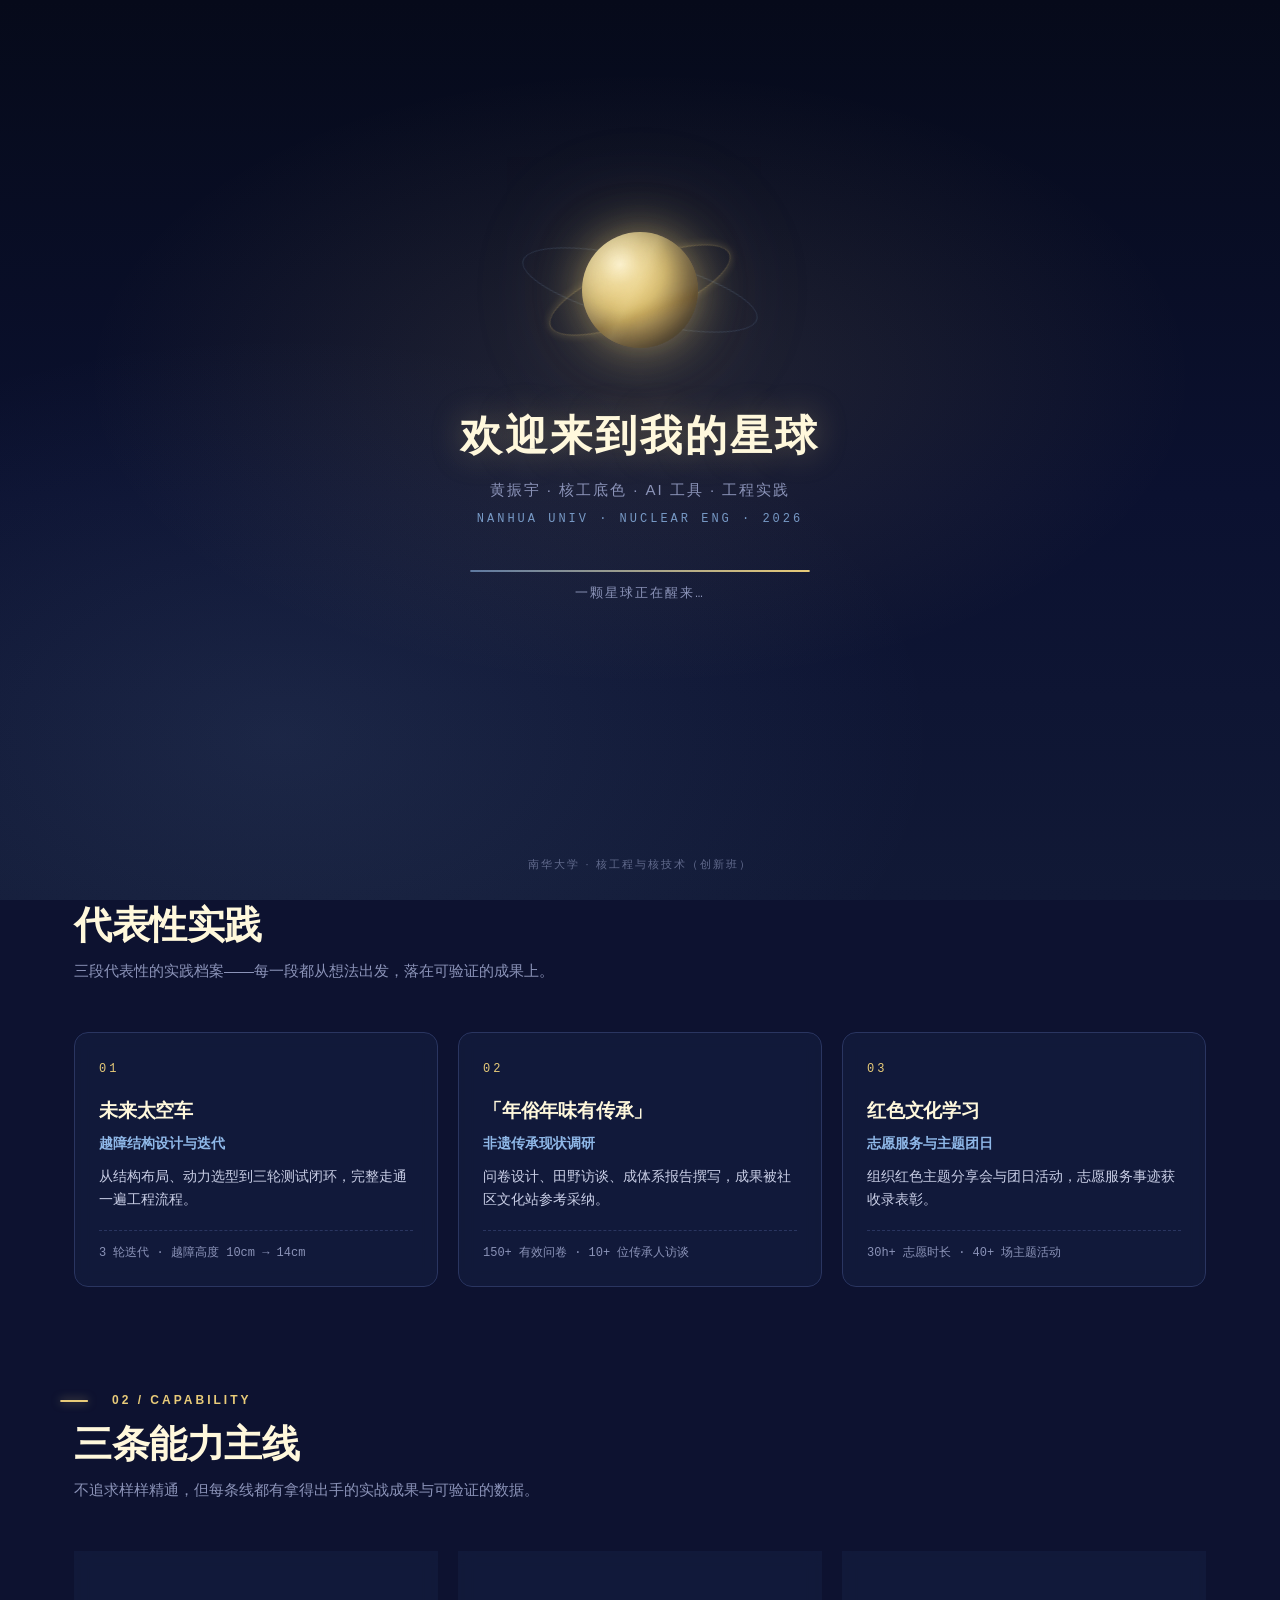
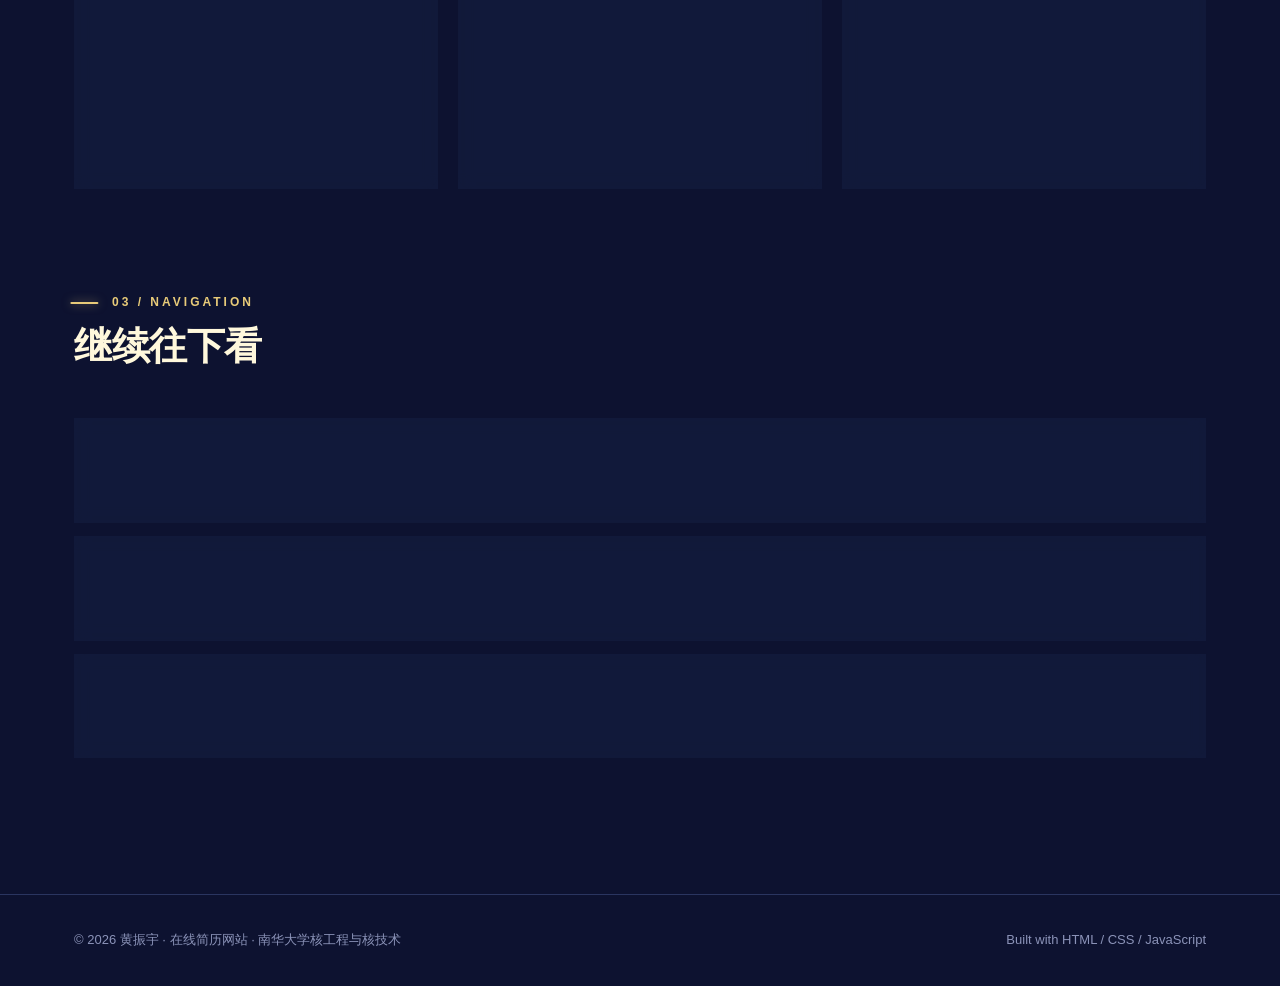
<file: index.html>
<!DOCTYPE html>
<html lang="zh-CN" data-theme="dark">
<head>
<meta charset="UTF-8">
<meta name="viewport" content="width=device-width, initial-scale=1">
<title>黄振宇 · 核工底色 · AI 工具 · 工程实践</title>
<meta name="description" content="黄振宇的个人在线简历 —— 南华大学核工程与核技术专业本科生，AI 应用开发、科创项目、社会调研与志愿服务经历。">
<link rel="stylesheet" href="assets/css/style.css">
<link rel="stylesheet" href="assets/css/home.css">
<link rel="stylesheet" href="assets/css/gate.css">
</head>
<body class="gate-open">

<!-- ============ 星球引导页（仅首页，一次会话播放一次） ============ -->
<div id="planetGate" role="dialog" aria-label="欢迎来到我的星球">
  <div class="gate-inner">
    <div class="gate-planet">
      <div class="gate-ring r1"></div>
      <div class="gate-ring r2"></div>
      <div class="gate-planet-core"></div>
    </div>

    <h2 class="gate-title">欢迎来到我的星球</h2>
    <p class="gate-sub">黄振宇 · 核工底色 · AI 工具 · 工程实践</p>
    <p class="gate-meta">NANHUA UNIV · NUCLEAR ENG · 2026</p>

    <div class="gate-status">
      <div class="gate-bar"><span></span></div>
      <div class="gate-status-text" id="gateStatus">一颗星球正在醒来…</div>
    </div>

    <button class="gate-enter" id="gateEnter" type="button">
      进入我的星球 <span class="arrow">→</span>
    </button>
  </div>

  <div class="gate-foot">南华大学 · 核工程与核技术（创新班）</div>
</div>

<!-- ============ 顶部导航 ============ -->
<nav class="nav">
  <div class="nav-inner">
    <a href="index.html" class="brand">
      <div class="brand-mark">HZY</div>
      <div class="brand-text">
        <b>黄振宇</b>
        <span>NUCLEAR ENG · AI</span>
      </div>
    </a>

    <ul class="nav-links" id="navLinks">
      <li><a href="index.html" class="active">首页</a></li>
      <li><a href="experience.html">经历</a></li>
      <li><a href="skills.html">技能</a></li>
      <li><a href="certificates.html">证书</a></li>
      <li><a href="contact.html">联系</a></li>
    </ul>

    <div class="nav-tools">
      <button class="icon-btn hamburger" id="menuBtn" title="菜单" aria-label="打开菜单"></button>
    </div>
  </div>
</nav>

<!-- ============ 首屏：太空档案式 Hero ============ -->
<header class="hero s-hero">
  <!-- 星点漂移层（纯 CSS，两层不同速度） -->
  <div class="star-drift sd-1" aria-hidden="true"></div>
  <div class="star-drift sd-2" aria-hidden="true"></div>

  <div class="container">
    <div class="s-grid">

      <!-- 左：太空档案卡 -->
      <div class="reveal">
        <div class="dossier">
          <!-- 轨道装饰：外圈缓慢旋转，内圈反向 -->
          <div class="orbit orbit-1" aria-hidden="true"><i class="sat"></i></div>
          <div class="orbit orbit-2" aria-hidden="true"><i class="sat sat-cyan"></i></div>

          <div class="dossier-frame">
            <img src="assets/img/avatar.jpg" alt="黄振宇个人照片">
            <div class="dossier-tint"></div>

            <div class="dossier-label">STUDENT<br>DOSSIER<br><span>/ 2026</span></div>
            <div class="dossier-status"><i></i>ONLINE</div>
            <div class="dossier-note">ENGINEER<br>FOR A<br>BETTER<br>TOMORROW</div>

            <div class="dossier-plate">
              ID: <b>HZY-2026</b><br>
              MAJOR: <b>NUCLEAR ENG</b>
            </div>
          </div>

          <div class="dossier-caption">以工程连接更大的世界</div>
        </div>
      </div>

      <!-- 右：个人定位 -->
      <div class="reveal s-intro">
        <div class="hero-tag"><span class="dot"></span>2026 级本科生 · 工程探索中</div>

        <h1>黄振宇<span class="accent">.</span></h1>

        <p class="hero-sub s-sub">核工底色 · AI 工具 · 工程实践</p>

        <p class="hero-desc">
          南华大学核工程与核技术专业 2026 级本科生。从未来太空车的 3 轮结构迭代，
          到 8000 字非遗年俗调研报告，我习惯把想法做成<strong>能跑、能测、能交付</strong>的东西——
          不满足于"想明白"，更在意"做出来"。
        </p>

        <div class="tag-row">
          <span class="tag">核工程与核技术</span>
          <span class="tag">AI 应用开发</span>
          <span class="tag">科创项目</span>
          <span class="tag">调研报告</span>
          <span class="tag">路演汇报</span>
          <span class="tag">志愿服务</span>
        </div>

        <div class="hero-actions">
          <a href="experience.html" class="btn">查看项目经历 →</a>
          <a href="contact.html" class="btn btn-ghost">联系我</a>
        </div>
      </div>
    </div>

    <!-- 右侧竖排装饰字 -->
    <div class="side-word" aria-hidden="true">NUCLEAR × AI × ENGINEERING</div>
  </div>

  <div class="hero-rail" aria-hidden="true"></div>
</header>

<!-- ============ 代表性实践（替代原数字成果区） ============ -->
<section class="section s-missions">
  <div class="container">
    <div class="sec-head reveal">
      <div class="sec-num">01 / MISSION ARCHIVE</div>
      <h2>代表性实践</h2>
      <p>三段代表性的实践档案——每一段都从想法出发，落在可验证的成果上。</p>
    </div>

    <div class="mission-grid">
      <a href="experience.html" class="mission-card reveal">
        <div class="mission-no">01</div>
        <h3>未来太空车</h3>
        <p class="mission-title">越障结构设计与迭代</p>
        <p class="mission-desc">从结构布局、动力选型到三轮测试闭环，完整走通一遍工程流程。</p>
        <div class="mission-foot">3 轮迭代 · 越障高度 10cm → 14cm</div>
      </a>

      <a href="experience.html" class="mission-card reveal">
        <div class="mission-no">02</div>
        <h3>「年俗年味有传承」</h3>
        <p class="mission-title">非遗传承现状调研</p>
        <p class="mission-desc">问卷设计、田野访谈、成体系报告撰写，成果被社区文化站参考采纳。</p>
        <div class="mission-foot">150+ 有效问卷 · 10+ 位传承人访谈</div>
      </a>

      <a href="experience.html" class="mission-card reveal">
        <div class="mission-no">03</div>
        <h3>红色文化学习</h3>
        <p class="mission-title">志愿服务与主题团日</p>
        <p class="mission-desc">组织红色主题分享会与团日活动，志愿服务事迹获收录表彰。</p>
        <div class="mission-foot">30h+ 志愿时长 · 40+ 场主题活动</div>
      </a>
    </div>
  </div>
</section>

<!-- ============ 能力方向 ============ -->
<section class="section" style="padding-top:0">
  <div class="container">
    <div class="sec-head reveal">
      <div class="sec-num">02 / CAPABILITY</div>
      <h2>三条能力主线</h2>
      <p>不追求样样精通，但每条线都有拿得出手的实战成果与可验证的数据。</p>
    </div>

    <div class="grid-3">
      <div class="card reveal">
        <div class="card-icon">
          <svg viewBox="0 0 24 24" fill="none" stroke="currentColor" stroke-width="2" stroke-linecap="round" stroke-linejoin="round">
            <path d="M12 2L2 7l10 5 10-5-10-5z"/><path d="M2 17l10 5 10-5"/><path d="M2 12l10 5 10-5"/>
          </svg>
        </div>
        <h3>工程实践</h3>
        <p>会拆需求、会做原型、更会迭代验证。未来太空车项目从结构布局、动力选型到 3 轮测试闭环，完整走通了一遍工程流程。</p>
      </div>

      <div class="card reveal">
        <div class="card-icon">
          <svg viewBox="0 0 24 24" fill="none" stroke="currentColor" stroke-width="2" stroke-linecap="round" stroke-linejoin="round">
            <rect x="4" y="4" width="16" height="16" rx="2"/><path d="M9 9h6v6H9z"/><path d="M9 1v3M15 1v3M9 20v3M15 20v3M1 9h3M1 15h3M20 9h3M20 15h3"/>
          </svg>
        </div>
        <h3>AI 应用</h3>
        <p>拿到达摩院人工智能训练师（初级 & 高级）奖章。擅长把 AI 用进真实工作流：内容生成、数据分析、提示词工程，以及用 AI 建站。</p>
      </div>

      <div class="card reveal">
        <div class="card-icon">
          <svg viewBox="0 0 24 24" fill="none" stroke="currentColor" stroke-width="2" stroke-linecap="round" stroke-linejoin="round">
            <path d="M14 2H6a2 2 0 0 0-2 2v16a2 2 0 0 0 2 2h12a2 2 0 0 0 2-2V8z"/><path d="M14 2v6h6"/><path d="M8 13h8M8 17h5"/>
          </svg>
        </div>
        <h3>调研与表达</h3>
        <p>能下田野、能做访谈、也能写出 8000 字成体系的报告。成果不止停留在纸面，而是被社区文化站参考采纳、转化为校园活动素材。</p>
      </div>
    </div>
  </div>
</section>

<!-- ============ 快速入口 ============ -->
<section class="section" style="padding-top:0">
  <div class="container">
    <div class="sec-head reveal">
      <div class="sec-num">03 / NAVIGATION</div>
      <h2>继续往下看</h2>
    </div>

    <div class="grid-3" style="grid-template-columns:1fr;gap:14px">
      <a href="experience.html" class="entry reveal">
        <div>
          <b>项目与实践经历</b>
          <span>太空车 · 非遗调研 · 团支书 · 红色志愿服务</span>
        </div>
        <div class="arrow">→</div>
      </a>
      <a href="skills.html" class="entry reveal">
        <div>
          <b>专业技能雷达</b>
          <span>用动态雷达图直观呈现六维能力分布</span>
        </div>
        <div class="arrow">→</div>
      </a>
      <a href="certificates.html" class="entry reveal">
        <div>
          <b>荣誉证书原件</b>
          <span>点击可放大查看获奖证书与奖章</span>
        </div>
        <div class="arrow">→</div>
      </a>
    </div>
  </div>
</section>

<!-- ============ 页脚 ============ -->
<footer class="footer">
  <div class="container footer-inner">
    <span>© 2026 黄振宇 · 在线简历网站 · 南华大学核工程与核技术</span>
    <span class="tip">Built with HTML / CSS / JavaScript</span>
  </div>
</footer>

<script src="assets/js/starfield.js"></script>
<script src="assets/js/gate.js"></script>
<script src="assets/js/main.js"></script>
</body>
</html>
</file>
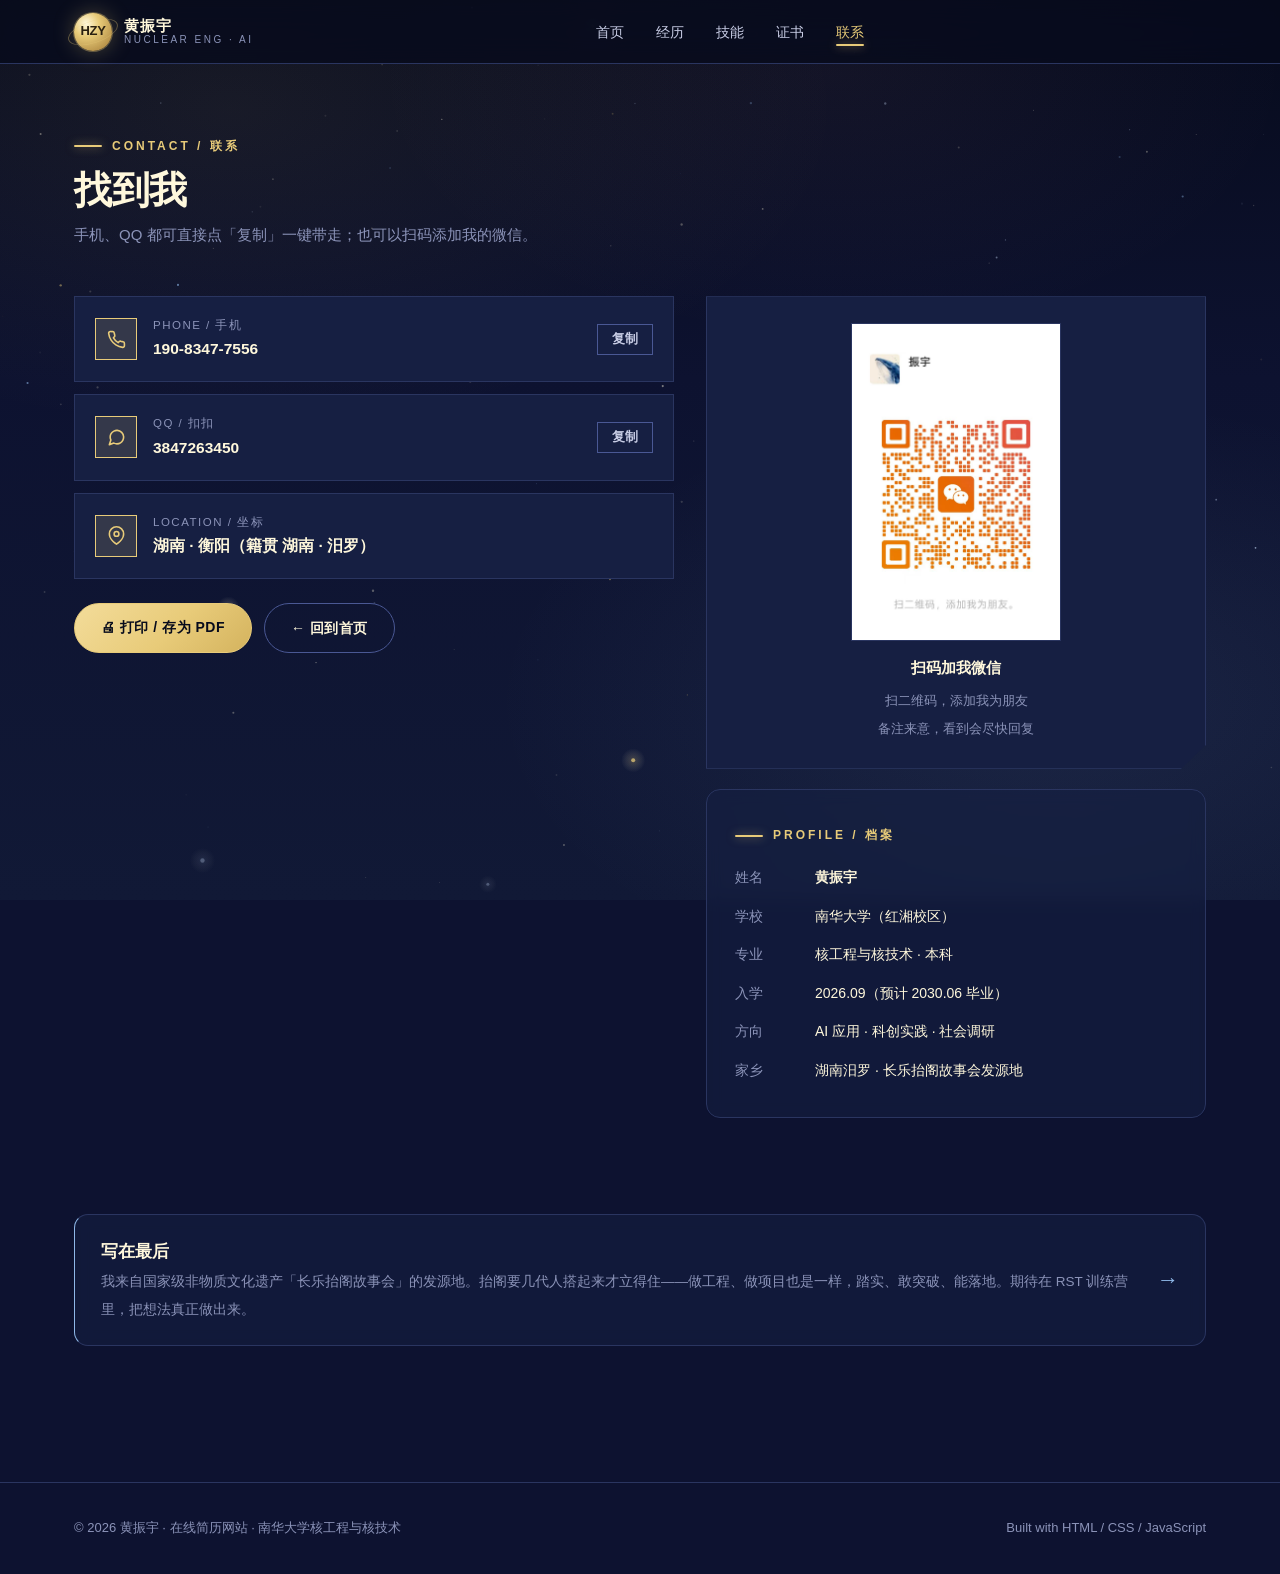
<file: contact.html>
<!DOCTYPE html>
<html lang="zh-CN" data-theme="dark">
<head>
<meta charset="UTF-8">
<meta name="viewport" content="width=device-width, initial-scale=1">
<title>联系 · 黄振宇</title>
<meta name="description" content="联系黄振宇：手机、QQ，或扫码添加微信。">
<link rel="stylesheet" href="assets/css/style.css">
<link rel="stylesheet" href="assets/css/pages.css">
</head>
<body>

<!-- ============ 顶部导航 ============ -->
<nav class="nav">
  <div class="nav-inner">
    <a href="index.html" class="brand">
      <div class="brand-mark">HZY</div>
      <div class="brand-text">
        <b>黄振宇</b>
        <span>NUCLEAR ENG · AI</span>
      </div>
    </a>

    <ul class="nav-links" id="navLinks">
      <li><a href="index.html">首页</a></li>
      <li><a href="experience.html">经历</a></li>
      <li><a href="skills.html">技能</a></li>
      <li><a href="certificates.html">证书</a></li>
      <li><a href="contact.html" class="active">联系</a></li>
    </ul>

    <div class="nav-tools">
      <button class="icon-btn hamburger" id="menuBtn" title="菜单" aria-label="打开菜单"></button>
    </div>
  </div>
</nav>

<!-- ============ 联系方式 ============ -->
<section class="section" style="padding-top:calc(var(--nav-h) + 64px)">
  <div class="container">
    <div class="sec-head reveal">
      <div class="sec-num">CONTACT / 联系</div>
      <h2>找到我</h2>
      <p>手机、QQ 都可直接点「复制」一键带走；也可以扫码添加我的微信。</p>
    </div>

    <div class="contact-grid">

      <!-- 左：联系方式列表 -->
      <div class="reveal">

        <div class="ct-item">
          <div class="ct-icon">
            <svg viewBox="0 0 24 24" fill="none" stroke="currentColor" stroke-width="2" stroke-linecap="round" stroke-linejoin="round">
              <path d="M22 16.9v3a2 2 0 0 1-2.2 2 19.8 19.8 0 0 1-8.6-3.1 19.5 19.5 0 0 1-6-6A19.8 19.8 0 0 1 2.1 4.2 2 2 0 0 1 4.1 2h3a2 2 0 0 1 2 1.7c.1 1 .4 1.9.7 2.8a2 2 0 0 1-.5 2.1L8.1 9.9a16 16 0 0 0 6 6l1.3-1.3a2 2 0 0 1 2.1-.4c.9.3 1.8.6 2.8.7a2 2 0 0 1 1.7 2.1z"/>
            </svg>
          </div>
          <div class="ct-body">
            <small>PHONE / 手机</small>
            <b>190-8347-7556</b>
          </div>
          <button class="copy-btn" data-copy="19083477556">复制</button>
        </div>

        <div class="ct-item">
          <div class="ct-icon">
            <svg viewBox="0 0 24 24" fill="none" stroke="currentColor" stroke-width="2" stroke-linecap="round" stroke-linejoin="round">
              <path d="M21 11.5a8.38 8.38 0 0 1-.9 3.8 8.5 8.5 0 0 1-7.6 4.7 8.38 8.38 0 0 1-3.8-.9L3 21l1.9-5.7a8.38 8.38 0 0 1-.9-3.8 8.5 8.5 0 0 1 4.7-7.6 8.38 8.38 0 0 1 3.8-.9h.5a8.48 8.48 0 0 1 8 8v.5z"/>
            </svg>
          </div>
          <div class="ct-body">
            <small>QQ / 扣扣</small>
            <b>3847263450</b>
          </div>
          <button class="copy-btn" data-copy="3847263450">复制</button>
        </div>

        <div class="ct-item">
          <div class="ct-icon">
            <svg viewBox="0 0 24 24" fill="none" stroke="currentColor" stroke-width="2" stroke-linecap="round" stroke-linejoin="round">
              <path d="M21 10c0 7-9 13-9 13s-9-6-9-13a9 9 0 0 1 18 0z"/><circle cx="12" cy="10" r="3"/>
            </svg>
          </div>
          <div class="ct-body">
            <small>LOCATION / 坐标</small>
            <b>湖南 · 衡阳（籍贯 湖南 · 汨罗）</b>
          </div>
        </div>

        <div style="display:flex;flex-wrap:wrap;gap:12px;margin-top:24px">
          <button class="btn" id="printBtn">🖨 打印 / 存为 PDF</button>
          <a href="index.html" class="btn btn-ghost">← 回到首页</a>
        </div>
      </div>

      <!-- 右：二维码 + 基本信息卡 -->
      <div class="reveal">
        <div class="qr-card">
          <img src="assets/img/wechat-qr.jpg" alt="微信二维码，扫码添加我为朋友">
          <b>扫码加我微信</b>
          <span>扫二维码，添加我为朋友<br>备注来意，看到会尽快回复</span>
        </div>

        <div class="card" style="margin-top:20px">
          <div class="sec-num" style="margin-bottom:12px">PROFILE / 档案</div>
          <table style="width:100%;font-size:14px;border-collapse:collapse">
            <tr>
              <td style="color:var(--muted);padding:7px 0;width:80px;vertical-align:top">姓名</td>
              <td style="padding:7px 0;font-weight:700">黄振宇</td>
            </tr>
            <tr>
              <td style="color:var(--muted);padding:7px 0;vertical-align:top">学校</td>
              <td style="padding:7px 0">南华大学（红湘校区）</td>
            </tr>
            <tr>
              <td style="color:var(--muted);padding:7px 0;vertical-align:top">专业</td>
              <td style="padding:7px 0">核工程与核技术 · 本科</td>
            </tr>
            <tr>
              <td style="color:var(--muted);padding:7px 0;vertical-align:top">入学</td>
              <td style="padding:7px 0">2026.09（预计 2030.06 毕业）</td>
            </tr>
            <tr>
              <td style="color:var(--muted);padding:7px 0;vertical-align:top">方向</td>
              <td style="padding:7px 0">AI 应用 · 科创实践 · 社会调研</td>
            </tr>
            <tr>
              <td style="color:var(--muted);padding:7px 0;vertical-align:top">家乡</td>
              <td style="padding:7px 0">湖南汨罗 · 长乐抬阁故事会发源地</td>
            </tr>
          </table>
        </div>
      </div>
    </div>
  </div>
</section>

<!-- ============ 一句话收尾 ============ -->
<section class="section" style="padding-top:0">
  <div class="container">
    <div class="entry reveal" style="border-left-color:var(--cyan)">
      <div>
        <b>写在最后</b>
        <span>我来自国家级非物质文化遗产「长乐抬阁故事会」的发源地。抬阁要几代人搭起来才立得住——做工程、做项目也是一样，踏实、敢突破、能落地。期待在 RST 训练营里，把想法真正做出来。</span>
      </div>
      <div class="arrow" style="color:var(--cyan)">→</div>
    </div>
  </div>
</section>

<footer class="footer">
  <div class="container footer-inner">
    <span>© 2026 黄振宇 · 在线简历网站 · 南华大学核工程与核技术</span>
    <span class="tip">Built with HTML / CSS / JavaScript</span>
  </div>
</footer>

<div class="toast" id="toast">已复制到剪贴板</div>

<script src="assets/js/starfield.js"></script>
<script src="assets/js/main.js"></script>
<script src="assets/js/pages.js"></script>
</body>
</html>
</file>
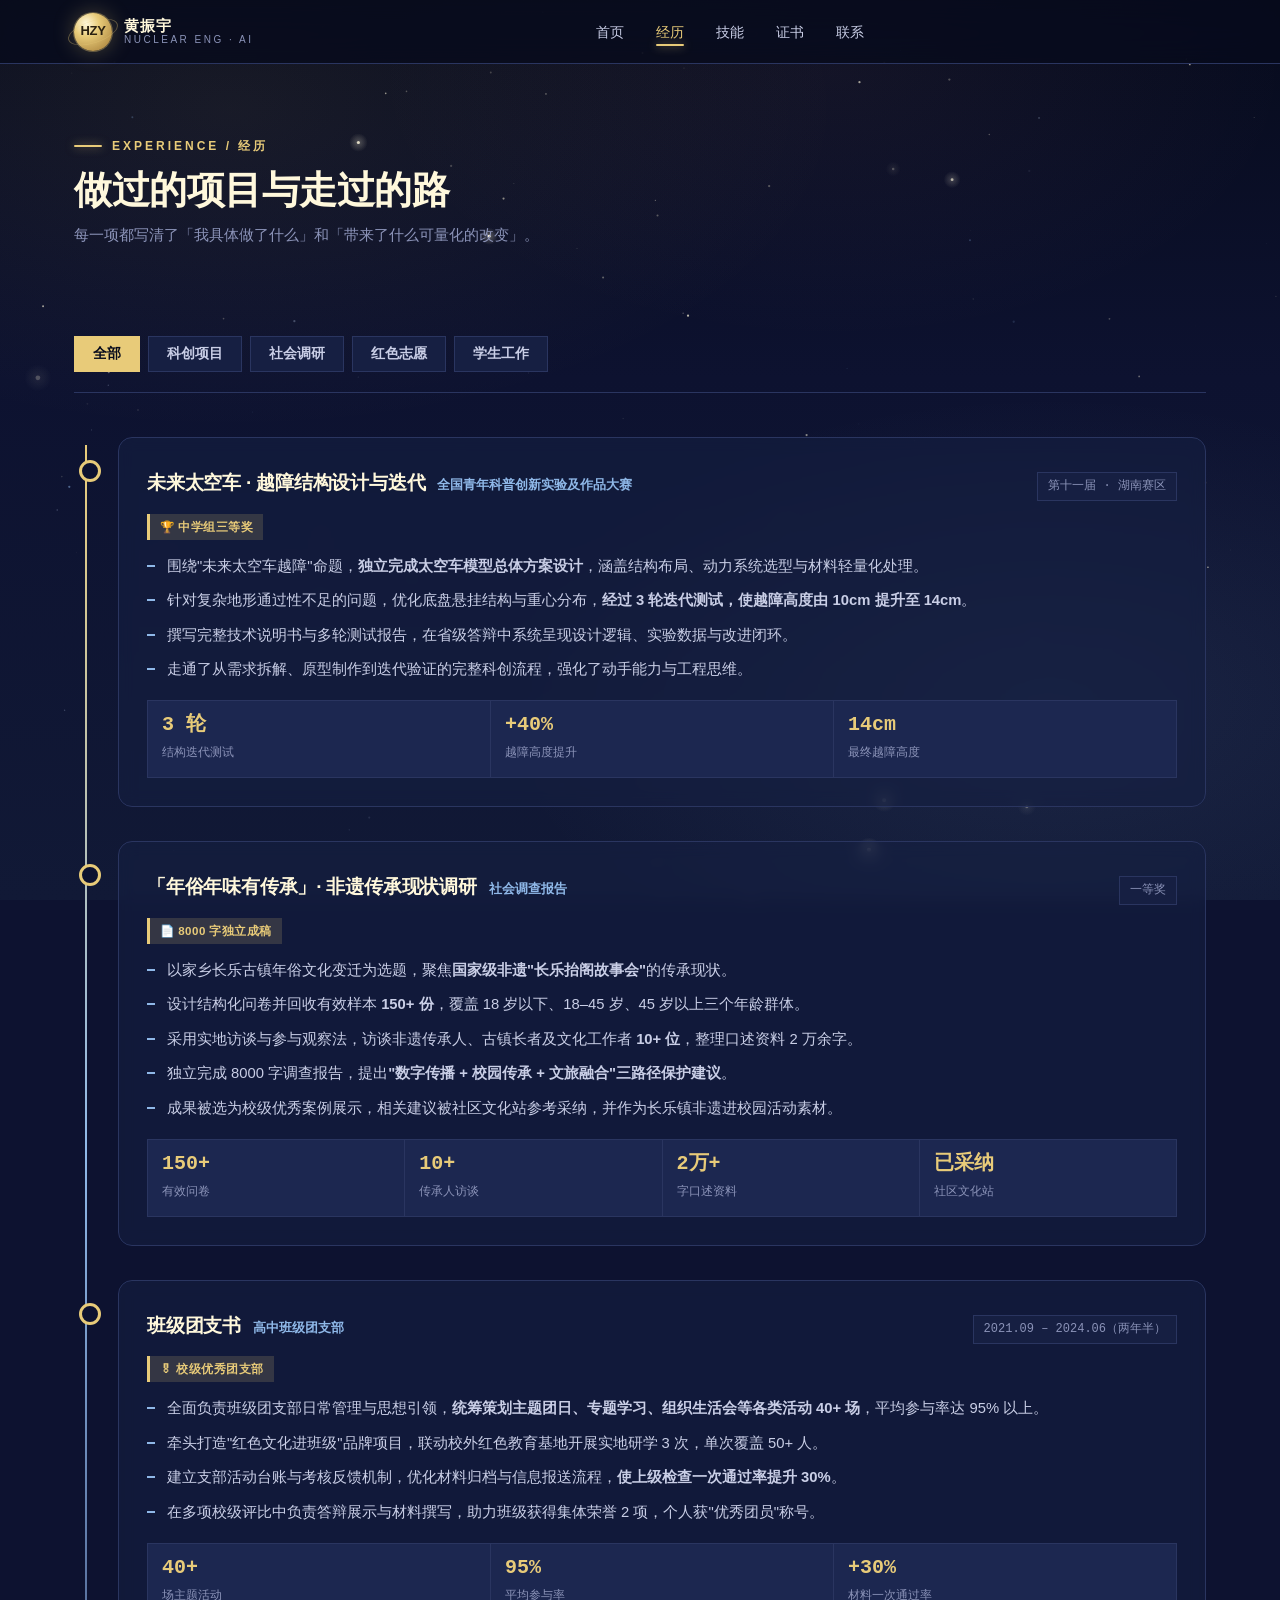
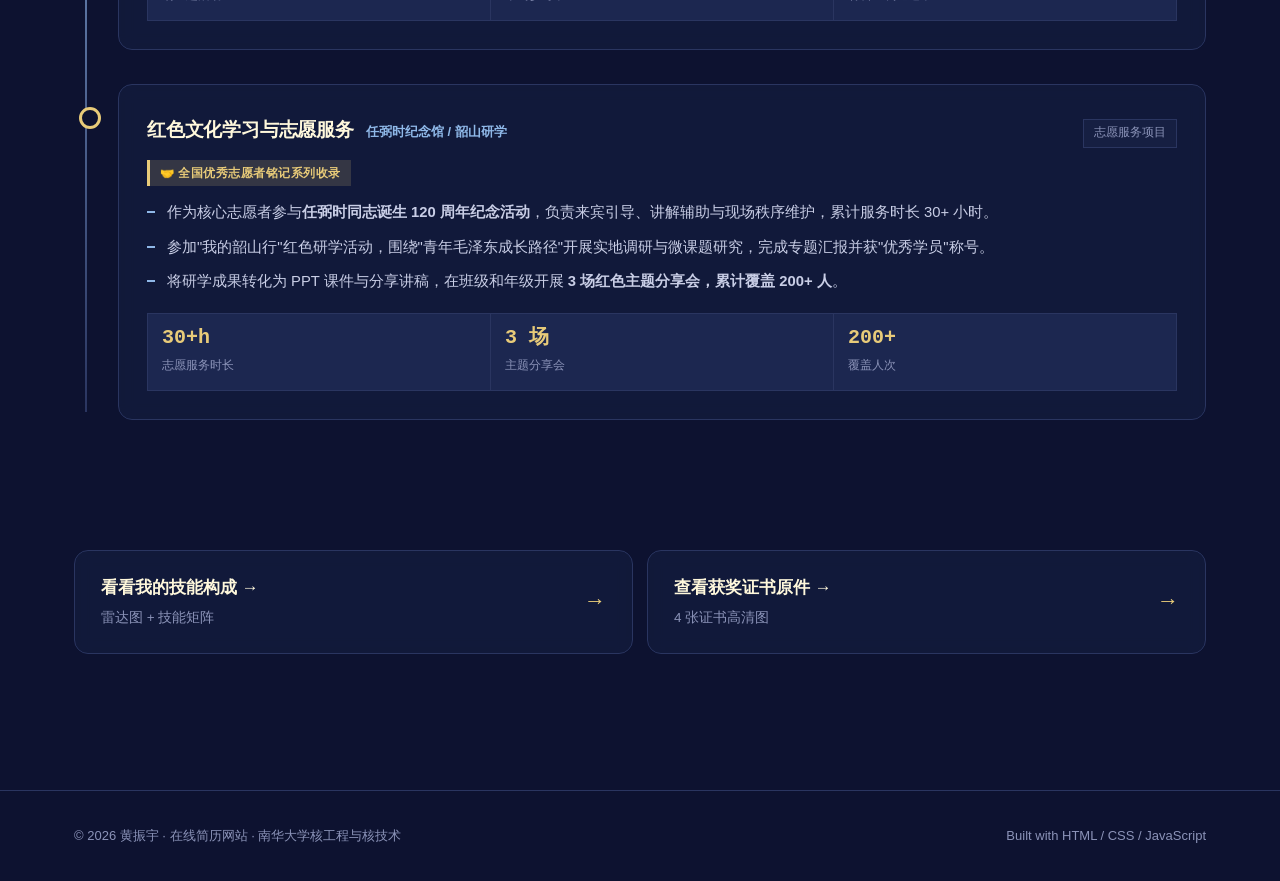
<file: experience.html>
<!DOCTYPE html>
<html lang="zh-CN" data-theme="dark">
<head>
<meta charset="UTF-8">
<meta name="viewport" content="width=device-width, initial-scale=1">
<title>经历 · 黄振宇</title>
<meta name="description" content="黄振宇的项目与实践经历：未来太空车省级三等奖、非遗年俗社会调研一等奖、班级团支书、红色文化志愿服务。">
<link rel="stylesheet" href="assets/css/style.css">
<link rel="stylesheet" href="assets/css/pages.css">
</head>
<body>

<!-- ============ 顶部导航 ============ -->
<nav class="nav">
  <div class="nav-inner">
    <a href="index.html" class="brand">
      <div class="brand-mark">HZY</div>
      <div class="brand-text">
        <b>黄振宇</b>
        <span>NUCLEAR ENG · AI</span>
      </div>
    </a>

    <ul class="nav-links" id="navLinks">
      <li><a href="index.html">首页</a></li>
      <li><a href="experience.html" class="active">经历</a></li>
      <li><a href="skills.html">技能</a></li>
      <li><a href="certificates.html">证书</a></li>
      <li><a href="contact.html">联系</a></li>
    </ul>

    <div class="nav-tools">
      <button class="icon-btn hamburger" id="menuBtn" title="菜单" aria-label="打开菜单"></button>
    </div>
  </div>
</nav>

<!-- ============ 页面头部 ============ -->
<section class="section" style="padding-top:calc(var(--nav-h) + 64px);padding-bottom:0">
  <div class="container">
    <div class="sec-head reveal">
      <div class="sec-num">EXPERIENCE / 经历</div>
      <h2>做过的项目与走过的路</h2>
      <p>每一项都写清了「我具体做了什么」和「带来了什么可量化的改变」。</p>
    </div>
  </div>
</section>

<!-- ============ 时间轴 ============ -->
<section class="section" style="padding-top:40px">
  <div class="container">

    <!-- 分类筛选 -->
    <div class="filters reveal">
      <button class="filter-btn active" data-filter="all">全部</button>
      <button class="filter-btn" data-filter="tech">科创项目</button>
      <button class="filter-btn" data-filter="research">社会调研</button>
      <button class="filter-btn" data-filter="volunteer">红色志愿</button>
      <button class="filter-btn" data-filter="campus">学生工作</button>
    </div>

    <div class="timeline" id="timeline">

      <!-- ---------- 项目 1：未来太空车 ---------- -->
      <article class="card tl-item reveal" data-cat="tech">
        <div class="tl-head">
          <h3>未来太空车 · 越障结构设计与迭代</h3>
          <span class="tl-org">全国青年科普创新实验及作品大赛</span>
          <span class="tl-date">第十一届 · 湖南赛区</span>
        </div>
        <div class="tl-badge">🏆 中学组三等奖</div>
        <ul class="tl-list">
          <li>围绕"未来太空车越障"命题，<strong>独立完成太空车模型总体方案设计</strong>，涵盖结构布局、动力系统选型与材料轻量化处理。</li>
          <li>针对复杂地形通过性不足的问题，优化底盘悬挂结构与重心分布，<strong>经过 3 轮迭代测试，使越障高度由 10cm 提升至 14cm</strong>。</li>
          <li>撰写完整技术说明书与多轮测试报告，在省级答辩中系统呈现设计逻辑、实验数据与改进闭环。</li>
          <li>走通了从需求拆解、原型制作到迭代验证的完整科创流程，强化了动手能力与工程思维。</li>
        </ul>
        <div class="tl-metrics">
          <div class="tl-metric"><b>3 轮</b><span>结构迭代测试</span></div>
          <div class="tl-metric"><b>+40%</b><span>越障高度提升</span></div>
          <div class="tl-metric"><b>14cm</b><span>最终越障高度</span></div>
        </div>
      </article>

      <!-- ---------- 项目 2：非遗调研 ---------- -->
      <article class="card tl-item reveal" data-cat="research">
        <div class="tl-head">
          <h3>「年俗年味有传承」· 非遗传承现状调研</h3>
          <span class="tl-org">社会调查报告</span>
          <span class="tl-date">一等奖</span>
        </div>
        <div class="tl-badge">📄 8000 字独立成稿</div>
        <ul class="tl-list">
          <li>以家乡长乐古镇年俗文化变迁为选题，聚焦<strong>国家级非遗"长乐抬阁故事会"</strong>的传承现状。</li>
          <li>设计结构化问卷并回收有效样本 <strong>150+ 份</strong>，覆盖 18 岁以下、18–45 岁、45 岁以上三个年龄群体。</li>
          <li>采用实地访谈与参与观察法，访谈非遗传承人、古镇长者及文化工作者 <strong>10+ 位</strong>，整理口述资料 2 万余字。</li>
          <li>独立完成 8000 字调查报告，提出<strong>"数字传播 + 校园传承 + 文旅融合"三路径保护建议</strong>。</li>
          <li>成果被选为校级优秀案例展示，相关建议被社区文化站参考采纳，并作为长乐镇非遗进校园活动素材。</li>
        </ul>
        <div class="tl-metrics">
          <div class="tl-metric"><b>150+</b><span>有效问卷</span></div>
          <div class="tl-metric"><b>10+</b><span>传承人访谈</span></div>
          <div class="tl-metric"><b>2万+</b><span>字口述资料</span></div>
          <div class="tl-metric"><b>已采纳</b><span>社区文化站</span></div>
        </div>
      </article>

      <!-- ---------- 项目 3：团支书 ---------- -->
      <article class="card tl-item reveal" data-cat="campus">
        <div class="tl-head">
          <h3>班级团支书</h3>
          <span class="tl-org">高中班级团支部</span>
          <span class="tl-date">2021.09 – 2024.06（两年半）</span>
        </div>
        <div class="tl-badge">🎖 校级优秀团支部</div>
        <ul class="tl-list">
          <li>全面负责班级团支部日常管理与思想引领，<strong>统筹策划主题团日、专题学习、组织生活会等各类活动 40+ 场</strong>，平均参与率达 95% 以上。</li>
          <li>牵头打造"红色文化进班级"品牌项目，联动校外红色教育基地开展实地研学 3 次，单次覆盖 50+ 人。</li>
          <li>建立支部活动台账与考核反馈机制，优化材料归档与信息报送流程，<strong>使上级检查一次通过率提升 30%</strong>。</li>
          <li>在多项校级评比中负责答辩展示与材料撰写，助力班级获得集体荣誉 2 项，个人获"优秀团员"称号。</li>
        </ul>
        <div class="tl-metrics">
          <div class="tl-metric"><b>40+</b><span>场主题活动</span></div>
          <div class="tl-metric"><b>95%</b><span>平均参与率</span></div>
          <div class="tl-metric"><b>+30%</b><span>材料一次通过率</span></div>
        </div>
      </article>

      <!-- ---------- 项目 4：红色志愿 ---------- -->
      <article class="card tl-item reveal" data-cat="volunteer">
        <div class="tl-head">
          <h3>红色文化学习与志愿服务</h3>
          <span class="tl-org">任弼时纪念馆 / 韶山研学</span>
          <span class="tl-date">志愿服务项目</span>
        </div>
        <div class="tl-badge">🤝 全国优秀志愿者铭记系列收录</div>
        <ul class="tl-list">
          <li>作为核心志愿者参与<strong>任弼时同志诞生 120 周年纪念活动</strong>，负责来宾引导、讲解辅助与现场秩序维护，累计服务时长 30+ 小时。</li>
          <li>参加"我的韶山行"红色研学活动，围绕"青年毛泽东成长路径"开展实地调研与微课题研究，完成专题汇报并获"优秀学员"称号。</li>
          <li>将研学成果转化为 PPT 课件与分享讲稿，在班级和年级开展 <strong>3 场红色主题分享会，累计覆盖 200+ 人</strong>。</li>
        </ul>
        <div class="tl-metrics">
          <div class="tl-metric"><b>30+h</b><span>志愿服务时长</span></div>
          <div class="tl-metric"><b>3 场</b><span>主题分享会</span></div>
          <div class="tl-metric"><b>200+</b><span>覆盖人次</span></div>
        </div>
      </article>

    </div>

    <div class="no-result" id="noResult" style="display:none">该分类下暂无内容</div>
  </div>
</section>

<!-- ============ 底部导航 ============ -->
<section class="section" style="padding-top:0">
  <div class="container">
    <div style="display:flex;flex-wrap:wrap;gap:14px">
      <a href="skills.html" class="entry reveal" style="flex:1 1 260px">
        <div><b>看看我的技能构成 →</b><span>雷达图 + 技能矩阵</span></div>
        <div class="arrow">→</div>
      </a>
      <a href="certificates.html" class="entry reveal" style="flex:1 1 260px">
        <div><b>查看获奖证书原件 →</b><span>4 张证书高清图</span></div>
        <div class="arrow">→</div>
      </a>
    </div>
  </div>
</section>

<footer class="footer">
  <div class="container footer-inner">
    <span>© 2026 黄振宇 · 在线简历网站 · 南华大学核工程与核技术</span>
    <span class="tip">Built with HTML / CSS / JavaScript</span>
  </div>
</footer>

<script src="assets/js/starfield.js"></script>
<script src="assets/js/main.js"></script>
<script src="assets/js/pages.js"></script>
</body>
</html>
</file>
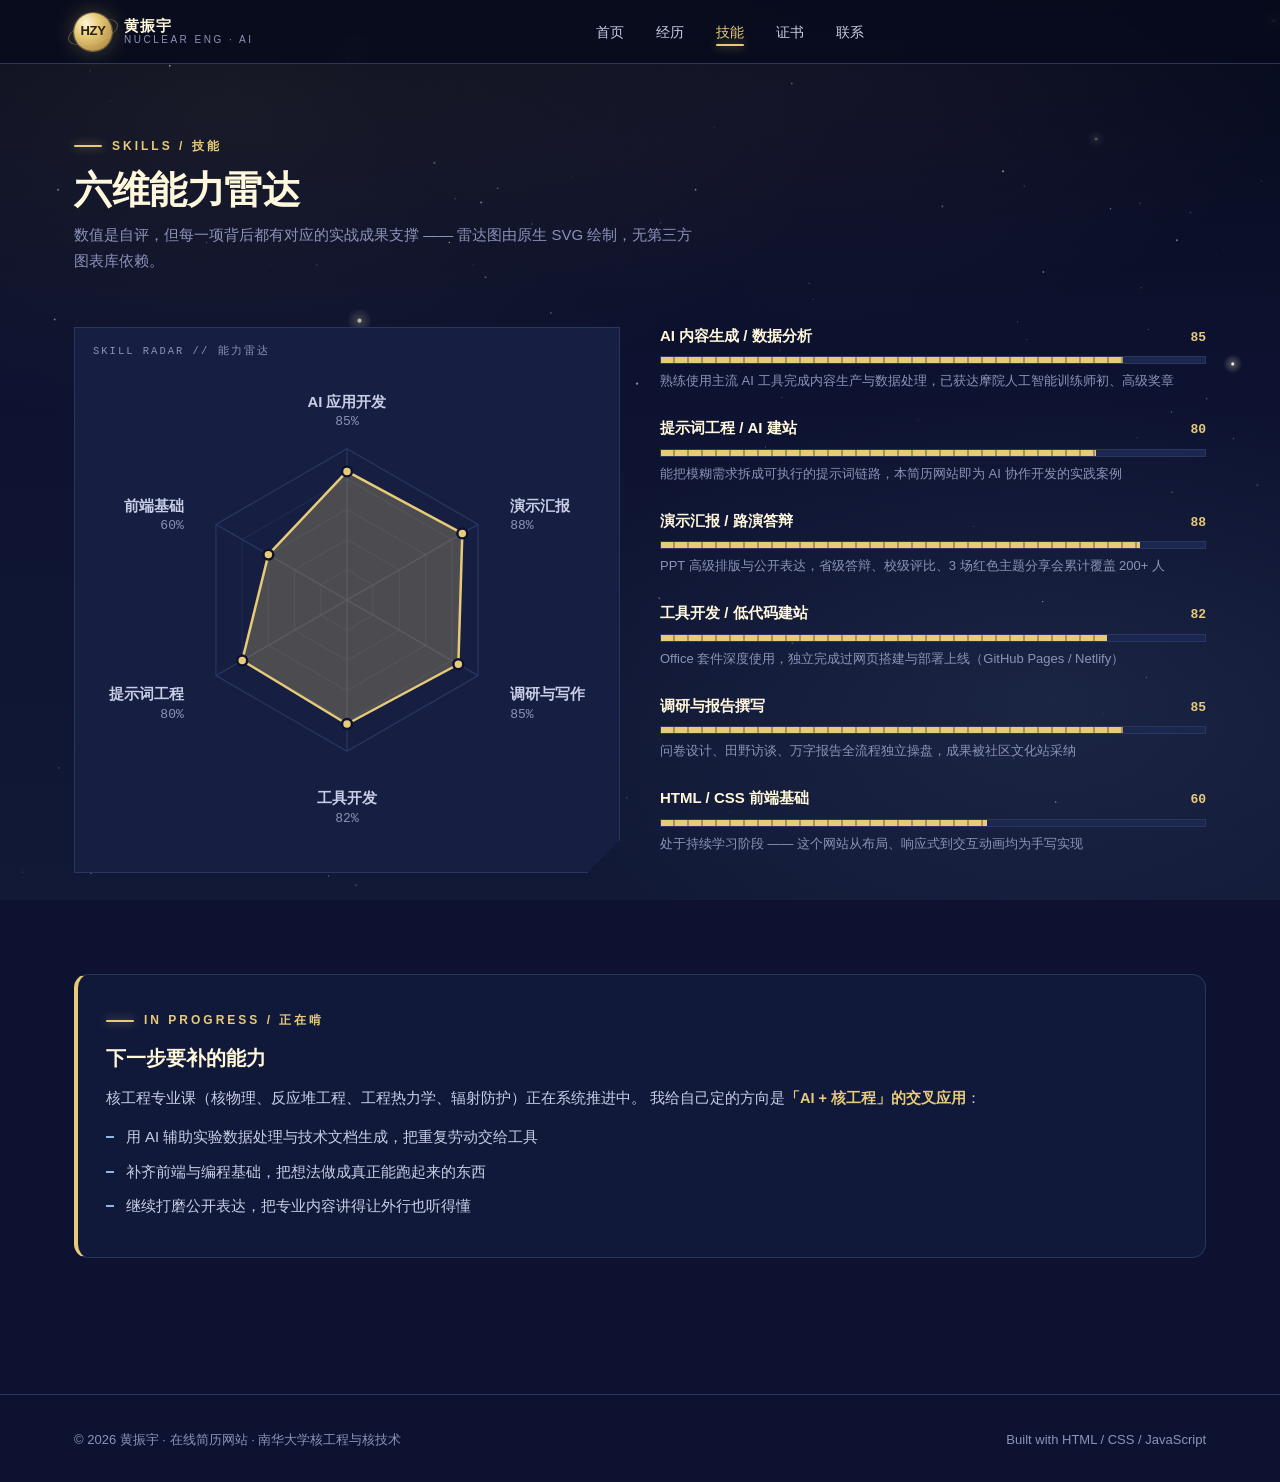
<file: skills.html>
<!DOCTYPE html>
<html lang="zh-CN" data-theme="dark">
<head>
<meta charset="UTF-8">
<meta name="viewport" content="width=device-width, initial-scale=1">
<title>技能 · 黄振宇</title>
<meta name="description" content="黄振宇的专业技能矩阵：AI 应用、提示词工程、演示汇报、工具开发、HTML/CSS、调研与报告撰写。">
<link rel="stylesheet" href="assets/css/style.css">
<link rel="stylesheet" href="assets/css/pages.css">
</head>
<body>

<!-- ============ 顶部导航 ============ -->
<nav class="nav">
  <div class="nav-inner">
    <a href="index.html" class="brand">
      <div class="brand-mark">HZY</div>
      <div class="brand-text">
        <b>黄振宇</b>
        <span>NUCLEAR ENG · AI</span>
      </div>
    </a>

    <ul class="nav-links" id="navLinks">
      <li><a href="index.html">首页</a></li>
      <li><a href="experience.html">经历</a></li>
      <li><a href="skills.html" class="active">技能</a></li>
      <li><a href="certificates.html">证书</a></li>
      <li><a href="contact.html">联系</a></li>
    </ul>

    <div class="nav-tools">
      <button class="icon-btn hamburger" id="menuBtn" title="菜单" aria-label="打开菜单"></button>
    </div>
  </div>
</nav>

<!-- ============ 雷达图 + 技能矩阵 ============ -->
<section class="section" style="padding-top:calc(var(--nav-h) + 64px)">
  <div class="container">
    <div class="sec-head reveal">
      <div class="sec-num">SKILLS / 技能</div>
      <h2>六维能力雷达</h2>
      <p>数值是自评，但每一项背后都有对应的实战成果支撑 —— 雷达图由原生 SVG 绘制，无第三方图表库依赖。</p>
    </div>

    <div class="skills-wrap">
      <!-- 雷达图（由 JS 动态生成） -->
      <div class="radar-box reveal">
        <svg id="radar" viewBox="0 0 400 400" role="img" aria-label="专业技能雷达图"></svg>
      </div>

      <!-- 技能进度条 -->
      <div class="reveal" id="skillBars">

        <div class="skill-item">
          <div class="skill-top"><b>AI 内容生成 / 数据分析</b><span>85</span></div>
          <div class="skill-track"><div class="skill-fill" data-w="85"></div></div>
          <div class="skill-desc">熟练使用主流 AI 工具完成内容生产与数据处理，已获达摩院人工智能训练师初、高级奖章</div>
        </div>

        <div class="skill-item">
          <div class="skill-top"><b>提示词工程 / AI 建站</b><span>80</span></div>
          <div class="skill-track"><div class="skill-fill" data-w="80"></div></div>
          <div class="skill-desc">能把模糊需求拆成可执行的提示词链路，本简历网站即为 AI 协作开发的实践案例</div>
        </div>

        <div class="skill-item">
          <div class="skill-top"><b>演示汇报 / 路演答辩</b><span>88</span></div>
          <div class="skill-track"><div class="skill-fill" data-w="88"></div></div>
          <div class="skill-desc">PPT 高级排版与公开表达，省级答辩、校级评比、3 场红色主题分享会累计覆盖 200+ 人</div>
        </div>

        <div class="skill-item">
          <div class="skill-top"><b>工具开发 / 低代码建站</b><span>82</span></div>
          <div class="skill-track"><div class="skill-fill" data-w="82"></div></div>
          <div class="skill-desc">Office 套件深度使用，独立完成过网页搭建与部署上线（GitHub Pages / Netlify）</div>
        </div>

        <div class="skill-item">
          <div class="skill-top"><b>调研与报告撰写</b><span>85</span></div>
          <div class="skill-track"><div class="skill-fill" data-w="85"></div></div>
          <div class="skill-desc">问卷设计、田野访谈、万字报告全流程独立操盘，成果被社区文化站采纳</div>
        </div>

        <div class="skill-item">
          <div class="skill-top"><b>HTML / CSS 前端基础</b><span>60</span></div>
          <div class="skill-track"><div class="skill-fill" data-w="60"></div></div>
          <div class="skill-desc">处于持续学习阶段 —— 这个网站从布局、响应式到交互动画均为手写实现</div>
        </div>

      </div>
    </div>
  </div>
</section>

<!-- ============ 学习中的方向 ============ -->
<section class="section" style="padding-top:0">
  <div class="container">
    <div class="card reveal" style="border-left:4px solid var(--amber)">
      <div class="sec-num">IN PROGRESS / 正在啃</div>
      <h3 style="font-size:20px;margin-bottom:10px">下一步要补的能力</h3>
      <p style="margin-bottom:14px">
        核工程专业课（核物理、反应堆工程、工程热力学、辐射防护）正在系统推进中。
        我给自己定的方向是<strong style="color:var(--amber)">「AI + 核工程」的交叉应用</strong>：
      </p>
      <ul class="tl-list">
        <li>用 AI 辅助实验数据处理与技术文档生成，把重复劳动交给工具</li>
        <li>补齐前端与编程基础，把想法做成真正能跑起来的东西</li>
        <li>继续打磨公开表达，把专业内容讲得让外行也听得懂</li>
      </ul>
    </div>
  </div>
</section>

<footer class="footer">
  <div class="container footer-inner">
    <span>© 2026 黄振宇 · 在线简历网站 · 南华大学核工程与核技术</span>
    <span class="tip">Built with HTML / CSS / JavaScript</span>
  </div>
</footer>

<script src="assets/js/starfield.js"></script>
<script src="assets/js/main.js"></script>
<script src="assets/js/pages.js"></script>
</body>
</html>
</file>
<file: assets/css/style.css>
/* =============================================================
   黄振宇 · 个人简历网站 —— 全局样式表
   风格：小王子星球（Night Sky & Little Prince）
   作者：黄振宇
   说明：夜空深蓝为底，奶油白为字，暖金为光。
         配色取材自「从宇宙抵达小王子的草地世界」的星球意象。
   ============================================================= */

/* ---------- 1. 设计令牌（Design Tokens） ---------- */
:root {
  /* 基础色（夜空） */
  --night-0: #070b1c;   /* 最深的宇宙底色 */
  --bg: #0d1230;        /* 主背景：夜空 */
  --bg-2: #111936;      /* 次背景（模板原色） */
  --panel: #161f42;     /* 面板 */
  --panel-2: #1c2750;   /* 面板悬停 */
  --line: #2a3560;      /* 分隔线 */
  --steel: #4a5894;     /* 描边强化 */
  --ink: #070b1c;       /* 深色文字（用于金色按钮上） */

  /* 文字：奶油白系 */
  --text: #fff8dc;      /* 主文字（模板原色） */
  --text-2: #c9cee6;    /* 次文字 */
  --muted: #8b93b8;     /* 弱化文字：星尘灰 */

  /* 主题强调色 */
  --amber: #e8cb79;     /* 暖金 —— 主强调色（模板原色） */
  --gold: #e8cb79;      /* 暖金别名 */
  --gold-soft: rgba(232, 203, 121, .14);
  --cyan: #8fb8e8;      /* 星尘蓝 —— 次强调色 */
  --dust: #8fb8e8;      /* 星尘蓝别名 */
  --rose: #e8a3ae;      /* 玫瑰粉 —— 点缀（小王子那朵玫瑰） */
  --danger: #e8a3ae;

  /* 尺寸与动效 */
  --nav-h: 64px;
  --radius: 14px;       /* 星球风：柔和的圆角 */
  --radius-lg: 22px;
  --ease: cubic-bezier(.22, .61, .36, 1);
  --maxw: 1180px;

  /* 星云纹理 */
  --grid: rgba(143, 184, 232, .05);
  --shadow: 0 20px 48px rgba(3, 6, 20, .55);
  --glow: 0 0 34px rgba(232, 203, 121, .16);

  /* 字体 */
  --font-sans: "PingFang SC", "Microsoft YaHei", "Noto Sans SC",
               -apple-system, BlinkMacSystemFont, "Helvetica Neue", Arial, sans-serif;
  --font-serif: "Songti SC", "Source Han Serif SC", "Noto Serif SC",
                Georgia, "Times New Roman", serif;
  --font-mono: "Consolas", "SFMono-Regular", "Courier New", monospace;
}

/* ---------- 2. 基础重置 ---------- */
* { margin: 0; padding: 0; box-sizing: border-box; }

html { scroll-behavior: smooth; }

body {
  font-family: var(--font-sans);
  background: var(--bg);
  color: var(--text);
  line-height: 1.75;
  -webkit-font-smoothing: antialiased;
  overflow-x: hidden;
  transition: background .4s var(--ease), color .4s var(--ease);
}

/* 全局星空底：远处的星云光晕 + 由深到亮的夜空渐变 */
body::before {
  content: "";
  position: fixed;
  inset: 0;
  background:
    radial-gradient(ellipse 80% 60% at 18% 12%, rgba(232, 203, 121, .07), transparent 60%),
    radial-gradient(ellipse 70% 55% at 82% 78%, rgba(143, 184, 232, .09), transparent 62%),
    radial-gradient(ellipse 60% 50% at 65% 8%,  rgba(232, 163, 174, .05), transparent 60%),
    linear-gradient(180deg, var(--night-0) 0%, var(--bg) 42%, var(--bg-2) 100%);
  pointer-events: none;
  z-index: 0;
}

img { max-width: 100%; display: block; }
a { color: inherit; text-decoration: none; }
ul { list-style: none; }

::selection { background: var(--amber); color: var(--ink); }

/* 细滚动条，融入夜空 */
::-webkit-scrollbar { width: 10px; height: 10px; }
::-webkit-scrollbar-track { background: var(--night-0); }
::-webkit-scrollbar-thumb {
  background: var(--line);
  border-radius: 10px;
  border: 2px solid var(--night-0);
}
::-webkit-scrollbar-thumb:hover { background: var(--steel); }

/* ---------- 3. 布局容器 ---------- */
.container {
  width: 100%;
  max-width: var(--maxw);
  margin: 0 auto;
  padding: 0 24px;
  position: relative;
  z-index: 1;
}

section { position: relative; z-index: 1; }

.section { padding: 96px 0; }

/* ---------- 3.5 星空画布 ---------- */
/* 由 starfield.js 动态插入，铺满视口，压在内容层之下 */
#starfield {
  position: fixed;
  inset: 0;
  width: 100%;
  height: 100%;
  pointer-events: none;
  z-index: 0;
}

/* ---------- 4. 顶部导航栏 ---------- */
.nav {
  position: fixed;
  top: 0; left: 0; right: 0;
  height: var(--nav-h);
  background: color-mix(in srgb, var(--night-0) 78%, transparent);
  backdrop-filter: blur(16px) saturate(1.3);
  -webkit-backdrop-filter: blur(16px) saturate(1.3);
  border-bottom: 1px solid var(--line);
  z-index: 1000;
  transition: background .3s var(--ease);
}

.nav-inner {
  max-width: var(--maxw);
  height: 100%;
  margin: 0 auto;
  padding: 0 24px;
  display: flex;
  align-items: center;
  justify-content: space-between;
  gap: 16px;
}

/* 品牌标识：一颗小星球 */
.brand { display: flex; align-items: center; gap: 12px; }

.brand-mark {
  position: relative;
  width: 38px; height: 38px;
  display: grid;
  place-items: center;
  border-radius: 50%;
  background:
    radial-gradient(circle at 32% 28%, #fff8dc 0%, var(--amber) 34%, #b8934a 78%, #6d5526 100%);
  color: #2a2010;
  font-weight: 900;
  font-size: 13px;
  letter-spacing: -.3px;
  box-shadow: 0 0 0 1px rgba(232, 203, 121, .35),
              0 0 22px rgba(232, 203, 121, .3);
  flex-shrink: 0;
}

/* 星球外的那圈光环 */
.brand-mark::after {
  content: "";
  position: absolute;
  inset: -7px;
  border-radius: 50%;
  border: 1px solid rgba(232, 203, 121, .35);
  transform: rotate(-18deg) scaleY(.42);
  pointer-events: none;
}

.brand-text { display: flex; flex-direction: column; line-height: 1.15; }
.brand-text b { font-size: 15px; letter-spacing: 1px; }
.brand-text span {
  font-size: 10px;
  color: var(--muted);
  letter-spacing: 2.5px;
  text-transform: uppercase;
}

/* 导航链接 */
.nav-links { display: flex; align-items: center; gap: 4px; }

.nav-links a {
  position: relative;
  padding: 8px 14px;
  font-size: 14px;
  color: var(--text-2);
  transition: color .25s var(--ease);
}

.nav-links a::after {
  content: "";
  position: absolute;
  left: 14px; right: 14px; bottom: 2px;
  height: 2px;
  border-radius: 2px;
  background: var(--amber);
  box-shadow: 0 0 10px rgba(232, 203, 121, .7);
  transform: scaleX(0);
  transform-origin: left;
  transition: transform .3s var(--ease);
}

.nav-links a:hover { color: var(--text); }
.nav-links a:hover::after,
.nav-links a.active::after { transform: scaleX(1); }
.nav-links a.active { color: var(--amber); }

/* 导航右侧工具 */
.nav-tools { display: flex; align-items: center; gap: 8px; }

.icon-btn {
  width: 38px; height: 38px;
  display: grid;
  place-items: center;
  background: var(--panel);
  border: 1px solid var(--line);
  border-radius: 50%;
  color: var(--text-2);
  cursor: pointer;
  transition: all .25s var(--ease);
}

.icon-btn:hover {
  border-color: var(--amber);
  color: var(--amber);
  box-shadow: var(--glow);
  transform: translateY(-1px);
}

.icon-btn svg { width: 18px; height: 18px; }

/* 移动端汉堡按钮 */
.hamburger { display: none; }

/* ---------- 5. 按钮 ---------- */
.btn {
  display: inline-flex;
  align-items: center;
  gap: 8px;
  padding: 12px 26px;
  font-size: 14px;
  font-weight: 700;
  letter-spacing: .5px;
  border: 1px solid var(--amber);
  border-radius: 999px;
  background: linear-gradient(135deg, #f3dc9a, var(--amber) 55%, #d4b35e);
  color: var(--ink);
  cursor: pointer;
  transition: all .25s var(--ease);
}

.btn:hover {
  transform: translateY(-2px);
  box-shadow: 0 10px 26px rgba(232, 203, 121, .32);
}

.btn-ghost {
  background: transparent;
  color: var(--text);
  border-color: var(--steel);
}

.btn-ghost:hover {
  border-color: var(--amber);
  color: var(--amber);
  background: var(--gold-soft);
  box-shadow: var(--glow);
}

/* ---------- 6. 章节标题 ---------- */
.sec-head { margin-bottom: 48px; }

.sec-num {
  display: inline-flex;
  align-items: center;
  gap: 10px;
  font-size: 12px;
  font-weight: 700;
  letter-spacing: 3px;
  color: var(--amber);
  margin-bottom: 10px;
}

.sec-num::before {
  content: "";
  width: 28px; height: 2px;
  border-radius: 2px;
  background: var(--amber);
  box-shadow: 0 0 10px rgba(232, 203, 121, .6);
}

.sec-head h2 {
  font-size: clamp(26px, 4vw, 38px);
  font-weight: 800;
  letter-spacing: -.5px;
  line-height: 1.25;
}

.sec-head p { color: var(--muted); font-size: 15px; margin-top: 8px; max-width: 620px; }

/* ---------- 7. Hero 首屏 ---------- */
.hero {
  position: relative;
  padding: calc(var(--nav-h) + 72px) 0 80px;
  overflow: hidden;
}

/* Hero 背景光晕（像星球背后的那束光）
   --py 由 JS 根据滚动距离写入，各层乘以不同系数形成视差速度差 */
.hero::after {
  content: "";
  position: absolute;
  top: -20%; right: -10%;
  width: 620px; height: 620px;
  background: radial-gradient(circle, rgba(232, 203, 121, .14), transparent 62%);
  pointer-events: none;
  transform: translate3d(0, calc(var(--py, 0px) * 0.28), 0);
  will-change: transform;
}

/* ---------- 6.5 滚动视差层 ---------- */

/* 首屏文字与头像的视差位移（速度略有差异，制造纵深） */
.hero-grid > .reveal:first-child {
  transform: translate3d(0, calc(var(--py, 0px) * 0.06), 0);
}

.hero-grid > .reveal:last-child {
  transform: translate3d(0, calc(var(--py, 0px) * -0.04), 0);
}

/* Hero 底部的星轨线，随滚动横向平移 */
.hero-rail {
  position: absolute;
  left: 0; right: 0; bottom: 0;
  height: 1px;
  background: linear-gradient(90deg,
    transparent, rgba(232, 203, 121, .45) 20%,
    rgba(143, 184, 232, .35) 60%, transparent);
  opacity: .7;
  transform: translate3d(calc(var(--py, 0px) * -0.15), 0, 0);
  will-change: transform;
}

/* 数据仪表盘整体轻微上浮 */
.stats {
  transform: translate3d(0, calc(var(--sy, 0px) * -0.05), 0);
}

/* 章节标题的装饰条随滚动轻微偏移 */
.sec-num::before {
  transform: translate3d(calc(var(--sy, 0px) * 0.02), 0, 0);
}

/* 系统开启"减少动效"时，彻底关闭视差位移 */
@media (prefers-reduced-motion: reduce) {
  .hero::after,
  .hero-grid > .reveal:first-child,
  .hero-grid > .reveal:last-child,
  .hero-rail,
  .stats,
  .sec-num::before { transform: none !important; }
}

/* 移动端：视差幅度减半，避免低端机卡顿 */
@media (max-width: 760px) {
  .hero::after { transform: translate3d(0, calc(var(--py, 0px) * 0.14), 0); }
  .hero-grid > .reveal:first-child,
  .hero-grid > .reveal:last-child { transform: none; }
}

.hero-grid {
  display: grid;
  grid-template-columns: 340px 1fr;
  gap: 56px;
  align-items: center;
}

.hero-tag {
  display: inline-flex;
  align-items: center;
  gap: 8px;
  padding: 6px 14px;
  border: 1px solid rgba(232, 203, 121, .45);
  border-radius: 999px;
  background: var(--gold-soft);
  color: var(--amber);
  font-size: 12px;
  letter-spacing: 1.5px;
  margin-bottom: 18px;
}

.hero-tag .dot {
  width: 6px; height: 6px;
  background: var(--amber);
  border-radius: 50%;
  box-shadow: 0 0 10px var(--amber);
  animation: pulse 1.6s infinite;
}

@keyframes pulse {
  0%, 100% { opacity: 1; transform: scale(1); }
  50% { opacity: .35; transform: scale(.7); }
}

.hero h1 {
  font-size: clamp(34px, 6vw, 60px);
  font-weight: 900;
  line-height: 1.1;
  letter-spacing: -1px;
  margin-bottom: 6px;
}

.hero h1 .accent {
  color: var(--amber);
  position: relative;
  text-shadow: 0 0 26px rgba(232, 203, 121, .55);
}

/* 标题下方的星光点缀线 */
.hero h1 .accent::after {
  content: "";
  position: absolute;
  left: 0; bottom: 4px;
  width: 100%; height: 3px;
  border-radius: 3px;
  background: linear-gradient(90deg, var(--amber), transparent);
  opacity: .5;
}

.hero-sub {
  font-size: clamp(16px, 2.4vw, 21px);
  font-weight: 700;
  color: var(--cyan);
  letter-spacing: 1px;
  margin-bottom: 18px;
}

.hero-desc {
  color: var(--text-2);
  font-size: 15.5px;
  max-width: 620px;
  margin-bottom: 24px;
}

/* 标签组 */
.tag-row { display: flex; flex-wrap: wrap; gap: 8px; margin-bottom: 30px; }

.tag {
  padding: 6px 14px;
  font-size: 12.5px;
  background: color-mix(in srgb, var(--panel) 70%, transparent);
  border: 1px solid var(--line);
  border-radius: 999px;
  color: var(--text-2);
  transition: all .25s var(--ease);
}

.tag:hover {
  border-color: rgba(143, 184, 232, .6);
  color: var(--text);
  transform: translateY(-2px);
  box-shadow: 0 6px 18px rgba(3, 6, 20, .5);
}

.hero-actions { display: flex; flex-wrap: wrap; gap: 12px; }

/* ---------- 8. 星球头像 ---------- */
.mech-avatar {
  position: relative;
  width: 100%;
  aspect-ratio: 3 / 4;
  background: var(--panel);
  border: 1px solid rgba(232, 203, 121, .28);
  border-radius: var(--radius-lg);
  overflow: hidden;
  box-shadow: var(--shadow), 0 0 0 1px rgba(143, 184, 232, .08);
}

/* 照片本体：柔和暖调，褪去冷硬感 */
.mech-avatar img {
  width: 100%; height: 100%;
  object-fit: cover;
  filter: saturate(.92) contrast(1.04) brightness(1.02);
  transition: filter .6s var(--ease), transform .8s var(--ease);
}

.mech-avatar:hover img {
  filter: saturate(1.02) contrast(1.06) brightness(1.05);
  transform: scale(1.035);
}

/* 暖金着色层：像是被星球的光照着 */
.mech-avatar .tint {
  position: absolute; inset: 0;
  background: linear-gradient(160deg, rgba(232, 203, 121, .16), transparent 55%),
              linear-gradient(0deg, rgba(7, 11, 28, .78), transparent 58%);
  pointer-events: none;
}

/* 星尘颗粒层（替代原扫描线） */
.mech-avatar .scan {
  position: absolute; inset: 0;
  background-image:
    radial-gradient(1px 1px at 18% 24%, rgba(255, 248, 220, .55), transparent),
    radial-gradient(1px 1px at 72% 16%, rgba(255, 248, 220, .4), transparent),
    radial-gradient(1px 1px at 44% 68%, rgba(143, 184, 232, .45), transparent),
    radial-gradient(1px 1px at 86% 52%, rgba(255, 248, 220, .38), transparent),
    radial-gradient(1px 1px at 28% 88%, rgba(143, 184, 232, .4), transparent);
  background-size: 100% 100%;
  pointer-events: none;
}

/* 缓慢掠过的柔光带（替代原扫描条） */
.mech-avatar .scanbar {
  position: absolute;
  left: 0; right: 0; top: 0;
  height: 30%;
  background: linear-gradient(180deg, transparent, rgba(232, 203, 121, .13), transparent);
  animation: scanmove 7s ease-in-out infinite;
  pointer-events: none;
}

@keyframes scanmove {
  0% { transform: translateY(-130%); }
  100% { transform: translateY(460%); }
}

/* 四角星芒 */
.mech-avatar .corner {
  position: absolute;
  width: 18px; height: 18px;
  border: 1.5px solid rgba(232, 203, 121, .55);
  pointer-events: none;
}
.mech-avatar .corner.tl { top: 12px; left: 12px; border-right: 0; border-bottom: 0; border-top-left-radius: 10px; }
.mech-avatar .corner.tr { top: 12px; right: 12px; border-left: 0; border-bottom: 0; border-top-right-radius: 10px; }
.mech-avatar .corner.bl { bottom: 12px; left: 12px; border-right: 0; border-top: 0; border-bottom-left-radius: 10px; }
.mech-avatar .corner.br { bottom: 12px; right: 12px; border-left: 0; border-top: 0; border-bottom-right-radius: 10px; }

/* 头像左下角数据铭牌 */
.mech-avatar .plate {
  position: absolute;
  left: 14px; bottom: 16px;
  padding: 5px 12px;
  background: rgba(7, 11, 28, .8);
  border-left: 2px solid var(--amber);
  border-radius: 0 8px 8px 0;
  font-size: 10.5px;
  letter-spacing: 1.4px;
  color: var(--cyan);
  font-family: var(--font-mono);
  pointer-events: none;
  backdrop-filter: blur(6px);
}

.mech-avatar .plate b { color: var(--amber); }

/* 头像右上角状态灯 */
.mech-avatar .status {
  position: absolute;
  top: 16px; right: 16px;
  display: flex; align-items: center; gap: 6px;
  padding: 4px 10px;
  background: rgba(7, 11, 28, .72);
  border-radius: 999px;
  font-size: 10px;
  letter-spacing: 1.5px;
  color: var(--text-2);
  font-family: var(--font-mono);
  pointer-events: none;
  backdrop-filter: blur(6px);
}

.mech-avatar .status i {
  width: 7px; height: 7px;
  background: #7fe0a8;
  border-radius: 50%;
  box-shadow: 0 0 10px #7fe0a8;
  animation: pulse 1.8s infinite;
}

/* 头像下方信息条 */
.rivet-bar {
  display: flex;
  align-items: center;
  gap: 10px;
  margin-top: 14px;
  padding: 9px 16px;
  background: color-mix(in srgb, var(--panel) 60%, transparent);
  border: 1px solid var(--line);
  border-radius: 999px;
  font-size: 10.5px;
  letter-spacing: 1.5px;
  color: var(--muted);
  font-family: var(--font-mono);
}

.rivet-bar .rivets { display: flex; gap: 6px; margin-left: auto; }

.rivet-bar .rivets i {
  width: 6px; height: 6px;
  border-radius: 50%;
  background: var(--amber);
  box-shadow: 0 0 8px rgba(232, 203, 121, .8);
  opacity: .75;
}

/* ---------- 9. 数据卡片 ---------- */
.stats {
  display: grid;
  grid-template-columns: repeat(4, 1fr);
  gap: 14px;
  margin-top: 64px;
}

.stat {
  background: color-mix(in srgb, var(--panel) 62%, transparent);
  border: 1px solid var(--line);
  border-radius: var(--radius);
  padding: 26px 22px;
  position: relative;
  overflow: hidden;
  backdrop-filter: blur(8px);
  transition: all .3s var(--ease);
}

.stat:hover {
  background: color-mix(in srgb, var(--panel-2) 72%, transparent);
  border-color: rgba(232, 203, 121, .35);
  transform: translateY(-3px);
  box-shadow: var(--shadow);
}

/* 顶部星光条 */
.stat::before {
  content: "";
  position: absolute;
  top: 0; left: 0; right: 0;
  height: 2px;
  background: linear-gradient(90deg, var(--amber), transparent);
  transform: scaleX(0);
  transform-origin: left;
  transition: transform .45s var(--ease);
}

.stat:hover::before { transform: scaleX(1); }

.stat-num {
  font-size: clamp(30px, 4.5vw, 44px);
  font-weight: 900;
  line-height: 1;
  color: var(--text);
  font-family: var(--font-mono);
  letter-spacing: -1px;
}

.stat-num span { font-size: .5em; color: var(--amber); margin-left: 2px; }

.stat-label {
  margin-top: 10px;
  font-size: 13.5px;
  font-weight: 700;
  color: var(--text-2);
}

.stat-sub { font-size: 12px; color: var(--muted); margin-top: 3px; }

/* ---------- 10. 通用卡片 ---------- */
.card {
  background: color-mix(in srgb, var(--panel) 58%, transparent);
  border: 1px solid var(--line);
  border-radius: var(--radius);
  padding: 28px;
  position: relative;
  backdrop-filter: blur(8px);
  transition: all .3s var(--ease);
}

.card:hover {
  border-color: rgba(232, 203, 121, .35);
  transform: translateY(-4px);
  box-shadow: var(--shadow), var(--glow);
}

.card-icon {
  width: 48px; height: 48px;
  display: grid;
  place-items: center;
  background: var(--gold-soft);
  border: 1px solid rgba(232, 203, 121, .4);
  border-radius: 50%;
  color: var(--amber);
  margin-bottom: 16px;
}

.card-icon svg { width: 22px; height: 22px; }
.card h3 { font-size: 18px; font-weight: 800; margin-bottom: 8px; }
.card p { font-size: 14.5px; color: var(--text-2); }

/* 三列网格 */
.grid-3 { display: grid; grid-template-columns: repeat(3, 1fr); gap: 20px; }
.grid-2 { display: grid; grid-template-columns: repeat(2, 1fr); gap: 20px; }

/* ---------- 11. 快速入口 ---------- */
.entry {
  display: flex;
  align-items: center;
  justify-content: space-between;
  gap: 16px;
  padding: 22px 26px;
  background: color-mix(in srgb, var(--panel) 58%, transparent);
  border: 1px solid var(--line);
  border-radius: var(--radius);
  backdrop-filter: blur(8px);
  transition: all .3s var(--ease);
}

.entry:hover {
  background: color-mix(in srgb, var(--panel-2) 72%, transparent);
  border-color: rgba(232, 203, 121, .38);
  transform: translateX(6px);
  box-shadow: var(--shadow);
}

.entry b { font-size: 17px; font-weight: 800; display: block; }
.entry span { font-size: 13.5px; color: var(--muted); }
.entry .arrow { color: var(--amber); font-size: 22px; transition: transform .3s var(--ease); }
.entry:hover .arrow { transform: translateX(6px); }

/* ---------- 12. 页脚 ---------- */
.footer {
  border-top: 1px solid var(--line);
  padding: 34px 0;
  margin-top: 40px;
  font-size: 13px;
  color: var(--muted);
}

.footer-inner {
  display: flex;
  flex-wrap: wrap;
  gap: 12px;
  align-items: center;
  justify-content: space-between;
}

/* ---------- 13. 滚动进场动画 ---------- */
/* 注意：这里刻意使用独立的 translate 属性而非 transform，
   这样进场动画的位移不会覆盖卡片 hover 时 transform 的位移效果 */
.reveal {
  opacity: 0;
  translate: 0 26px;
  transition: opacity .7s var(--ease), translate .7s var(--ease);
}

.reveal.in { opacity: 1; translate: 0 0; }

/* ---------- 14. 响应式适配 ---------- */
@media (max-width: 980px) {
  .hero-grid { grid-template-columns: 1fr; gap: 36px; }
  .mech-avatar { max-width: 300px; }
  .stats { grid-template-columns: repeat(2, 1fr); }
  .grid-3 { grid-template-columns: 1fr 1fr; }
}

@media (max-width: 760px) {
  /* 移动端导航：汉堡菜单 */
  .hamburger { display: grid; }

  .nav-links {
    position: fixed;
    top: var(--nav-h); left: 0; right: 0;
    flex-direction: column;
    align-items: stretch;
    gap: 0;
    background: var(--bg-2);
    border-bottom: 1px solid var(--line);
    padding: 8px 0;
    transform: translateY(-12px);
    opacity: 0;
    pointer-events: none;
    transition: all .28s var(--ease);
  }

  .nav-links.open { transform: none; opacity: 1; pointer-events: auto; }
  .nav-links a { padding: 13px 24px; border-bottom: 1px solid var(--line); }
  .nav-links a::after { display: none; }

  .section { padding: 64px 0; }
  .hero { padding-top: calc(var(--nav-h) + 40px); }
  .grid-3, .grid-2 { grid-template-columns: 1fr; }
  .stats { grid-template-columns: 1fr 1fr; }
  .brand-text span { display: none; }
}

@media (max-width: 420px) {
  .stats { grid-template-columns: 1fr; }
  .container { padding: 0 16px; }
}

/* ---------- 15. 打印样式（一键打印简历） ---------- */
@media print {
  .nav, .footer-inner .tip, .icon-btn, .hamburger, .hero-actions, #planetGate { display: none !important; }
  body { background: #fff; color: #000; }
  body::before { display: none; }
  .card, .stat, .entry { break-inside: avoid; border-color: #ccc; }
}

/* ---------- 16. 无障碍：减少动效 ---------- */
@media (prefers-reduced-motion: reduce) {
  * { animation-duration: .01ms !important; transition-duration: .01ms !important; }
  html { scroll-behavior: auto; }
}
</file>
<file: assets/css/home.css>
/* =============================================================
   首页专属样式 —— 太空档案式改版
   依赖：style.css（沿用其设计令牌与通用组件）
   内容：星点漂移 / 轨道旋转 / 档案卡 / 代表性实践卡片
   ============================================================= */

/* ---------- 1. 星点漂移层 ---------- */
/* 两层不同大小的星点，以不同速度横向漂移，营造太空纵深 */
.s-hero .star-drift {
  position: absolute;
  inset: -60% 0;
  pointer-events: none;
  background-repeat: repeat;
}

.s-hero .sd-1 {
  background-image:
    radial-gradient(1.5px 1.5px at 12% 30%, rgba(255, 248, 220, .5), transparent),
    radial-gradient(1px 1px at 46% 62%, rgba(255, 248, 220, .38), transparent),
    radial-gradient(1.5px 1.5px at 74% 22%, rgba(143, 184, 232, .45), transparent),
    radial-gradient(1px 1px at 88% 76%, rgba(255, 248, 220, .32), transparent);
  background-size: 520px 420px;
  animation: starDrift 90s linear infinite;
}

.s-hero .sd-2 {
  background-image:
    radial-gradient(1px 1px at 22% 68%, rgba(143, 184, 232, .4), transparent),
    radial-gradient(1.5px 1.5px at 58% 14%, rgba(255, 248, 220, .42), transparent),
    radial-gradient(1px 1px at 82% 46%, rgba(232, 163, 174, .32), transparent);
  background-size: 340px 300px;
  animation: starDrift 55s linear infinite reverse;
  opacity: .8;
}

@keyframes starDrift {
  from { transform: translate3d(0, 0, 0); }
  to   { transform: translate3d(-520px, 0, 0); }
}

/* ---------- 2. 首屏左右分栏 ---------- */
.s-grid {
  display: grid;
  grid-template-columns: 400px 1fr;
  gap: 64px;
  align-items: center;
}

/* 右侧副标题下的金色短横线（呼应参考图） */
.s-sub { position: relative; padding-bottom: 14px; }

.s-sub::after {
  content: "";
  position: absolute;
  left: 2px; bottom: 0;
  width: 120px; height: 3px;
  border-radius: 3px;
  background: linear-gradient(90deg, var(--amber), rgba(232, 203, 121, 0));
  box-shadow: 0 0 12px rgba(232, 203, 121, .5);
}

/* 右侧竖排装饰字（桌面端显示） */
.side-word {
  position: absolute;
  right: -8px; top: 50%;
  transform: translateY(-50%);
  writing-mode: vertical-rl;
  font-size: 11px;
  letter-spacing: 6px;
  color: var(--muted);
  font-family: var(--font-mono);
  opacity: .55;
  pointer-events: none;
}

/* ---------- 3. 太空档案卡 ---------- */
.dossier {
  position: relative;
  padding: 26px;
}

/* 档案卡外侧的双层轨道：缓慢旋转 */
.dossier .orbit {
  position: absolute;
  border: 1px dashed rgba(232, 203, 121, .3);
  border-radius: 50%;
  pointer-events: none;
}

.dossier .orbit-1 {
  inset: 0;
  animation: orbitSpin 46s linear infinite;
}

.dossier .orbit-2 {
  inset: -18px;
  border-color: rgba(143, 184, 232, .22);
  animation: orbitSpin 70s linear infinite reverse;
}

@keyframes orbitSpin {
  from { transform: rotate(0deg); }
  to   { transform: rotate(360deg); }
}

/* 轨道上的"卫星"光点 */
.dossier .orbit .sat {
  position: absolute;
  top: -4px; left: 50%;
  width: 8px; height: 8px;
  margin-left: -4px;
  border-radius: 50%;
  background: var(--amber);
  box-shadow: 0 0 12px rgba(232, 203, 121, .9);
}

.dossier .orbit .sat-cyan {
  background: var(--cyan);
  box-shadow: 0 0 12px rgba(143, 184, 232, .9);
}

/* 档案卡本体 */
.dossier-frame {
  position: relative;
  aspect-ratio: 3 / 4;
  border-radius: var(--radius-lg);
  overflow: hidden;
  border: 1px solid rgba(232, 203, 121, .32);
  background: var(--panel);
  box-shadow: var(--shadow), 0 0 0 1px rgba(143, 184, 232, .08);
}

.dossier-frame img {
  width: 100%; height: 100%;
  object-fit: cover;
  filter: saturate(.92) contrast(1.04) brightness(1.02);
  transition: transform .8s var(--ease), filter .6s var(--ease);
}

.dossier-frame:hover img {
  transform: scale(1.035);
  filter: saturate(1.02) contrast(1.06) brightness(1.05);
}

/* 顶部冷蓝到深空的着色层（太空档案氛围） */
.dossier-tint {
  position: absolute; inset: 0;
  background: linear-gradient(165deg, rgba(143, 184, 232, .18), transparent 46%),
              linear-gradient(0deg, rgba(7, 11, 28, .82), transparent 56%);
  pointer-events: none;
}

/* 左上角：档案编号 */
.dossier-label {
  position: absolute;
  top: 14px; left: 16px;
  font-size: 11px;
  letter-spacing: 2.5px;
  line-height: 1.5;
  color: var(--text-2);
  font-family: var(--font-mono);
  text-shadow: 0 1px 6px rgba(7, 11, 28, .8);
}

.dossier-label span { color: var(--amber); }

/* 右上角：在线状态 */
.dossier-status {
  position: absolute;
  top: 14px; right: 14px;
  display: flex; align-items: center; gap: 6px;
  padding: 4px 11px;
  background: rgba(7, 11, 28, .72);
  border-radius: 999px;
  font-size: 10px;
  letter-spacing: 1.5px;
  color: var(--text-2);
  font-family: var(--font-mono);
  backdrop-filter: blur(6px);
}

.dossier-status i {
  width: 7px; height: 7px;
  background: #7fe0a8;
  border-radius: 50%;
  box-shadow: 0 0 10px #7fe0a8;
  animation: pulse 1.8s infinite;
}

/* 右下角：格言竖排小字 */
.dossier-note {
  position: absolute;
  right: 16px; bottom: 64px;
  font-size: 9.5px;
  letter-spacing: 2px;
  line-height: 1.7;
  color: rgba(255, 248, 220, .72);
  font-family: var(--font-mono);
  text-align: right;
  pointer-events: none;
}

/* 左下角：ID 铭牌 */
.dossier-plate {
  position: absolute;
  left: 14px; bottom: 16px;
  padding: 6px 13px;
  background: rgba(7, 11, 28, .8);
  border-left: 2px solid var(--amber);
  border-radius: 0 8px 8px 0;
  font-size: 10.5px;
  letter-spacing: 1.4px;
  line-height: 1.7;
  color: var(--cyan);
  font-family: var(--font-mono);
  backdrop-filter: blur(6px);
}

.dossier-plate b { color: var(--amber); }

/* 卡片下方的一句话 */
.dossier-caption {
  margin-top: 14px;
  padding-left: 14px;
  border-left: 2px solid var(--amber);
  font-size: 12.5px;
  color: var(--muted);
  letter-spacing: 1px;
}

/* ---------- 4. 代表性实践卡片 ---------- */
.mission-grid {
  display: grid;
  grid-template-columns: repeat(3, 1fr);
  gap: 20px;
}

.mission-card {
  position: relative;
  display: flex;
  flex-direction: column;
  padding: 26px 24px 22px;
  background: color-mix(in srgb, var(--panel) 58%, transparent);
  border: 1px solid var(--line);
  border-radius: var(--radius);
  backdrop-filter: blur(8px);
  overflow: hidden;
  transition: all .3s var(--ease);
}

/* 顶部星光条：悬停时点亮 */
.mission-card::before {
  content: "";
  position: absolute;
  top: 0; left: 0; right: 0;
  height: 2px;
  background: linear-gradient(90deg, var(--amber), transparent);
  transform: scaleX(0);
  transform-origin: left;
  transition: transform .45s var(--ease);
}

.mission-card:hover {
  border-color: rgba(232, 203, 121, .4);
  background: color-mix(in srgb, var(--panel-2) 74%, transparent);
  transform: translateY(-5px);
  box-shadow: var(--shadow), var(--glow);
}

.mission-card:hover::before { transform: scaleX(1); }

.mission-no {
  font-size: 12px;
  font-family: var(--font-mono);
  color: var(--amber);
  letter-spacing: 3px;
  margin-bottom: 14px;
}

.mission-card h3 {
  font-size: 19px;
  font-weight: 800;
  letter-spacing: -.2px;
}

.mission-title {
  font-size: 14px;
  font-weight: 700;
  color: var(--cyan);
  margin: 4px 0 10px;
}

.mission-desc {
  font-size: 13.5px;
  color: var(--text-2);
  line-height: 1.7;
  flex: 1 1 auto;
}

.mission-foot {
  margin-top: 18px;
  padding-top: 12px;
  border-top: 1px dashed var(--line);
  font-size: 12px;
  font-family: var(--font-mono);
  color: var(--muted);
  transition: color .3s var(--ease);
}

.mission-card:hover .mission-foot { color: var(--amber); }

/* ---------- 5. 响应式适配 ---------- */
@media (max-width: 980px) {
  .s-grid { grid-template-columns: 1fr; gap: 44px; }
  .dossier { max-width: 340px; margin: 0 auto; }
  .side-word { display: none; }
  .mission-grid { grid-template-columns: 1fr; }
}

@media (max-width: 620px) {
  .dossier { padding: 18px; }
  .dossier .orbit-2 { inset: -12px; }
  .dossier-note { display: none; }
  .mission-card { padding: 22px 18px 18px; }
}

/* ---------- 6. 减少动效 ---------- */
@media (prefers-reduced-motion: reduce) {
  .s-hero .star-drift,
  .dossier .orbit { animation: none !important; }
  .dossier .orbit .sat { opacity: .6; }
}
</file>
<file: assets/css/gate.css>
/* =============================================================
   黄振宇 · 个人简历网站 —— 星球引导页
   风格：从宇宙抵达小王子的草地世界
   说明：全站入口的入场动画。首页载入时覆盖全屏，
         星球升起 → 文案浮现 → 抵达完成 → 淡出进入主页。
   ============================================================= */

/* 引导页展示期间锁定页面滚动 */
body.gate-open {
  overflow: hidden;
}

#planetGate {
  position: fixed;
  inset: 0;
  z-index: 9999;
  display: grid;
  place-items: center;
  padding: 32px 24px;
  overflow: hidden;
  background:
    radial-gradient(ellipse 70% 55% at 50% 42%, rgba(232, 203, 121, .11), transparent 62%),
    radial-gradient(ellipse 80% 70% at 22% 82%, rgba(143, 184, 232, .1), transparent 64%),
    linear-gradient(180deg, #060a1a 0%, #0b1130 55%, #111936 100%);
  opacity: 1;
  visibility: visible;
  transition: opacity 1s var(--ease), visibility 1s var(--ease);
}

/* 淡出：让位给下面的主页 */
#planetGate.gone {
  opacity: 0;
  visibility: hidden;
  pointer-events: none;
}

/* 引导页内容整体上移淡入 */
.gate-inner {
  position: relative;
  z-index: 2;
  width: 100%;
  max-width: 620px;
  text-align: center;
  display: flex;
  flex-direction: column;
  align-items: center;
}

/* ---------- 1. 星球本体 ---------- */
.gate-planet {
  position: relative;
  width: 150px;
  height: 150px;
  margin-bottom: 44px;
  display: grid;
  place-items: center;
  opacity: 0;
  transform: scale(.55) translateY(28px);
  animation: planetRise 1.5s var(--ease) .15s forwards;
}

@keyframes planetRise {
  to { opacity: 1; transform: scale(1) translateY(0); }
}

/* 球体：暖金行星，被星光照亮的一面偏亮 */
.gate-planet-core {
  position: relative;
  width: 116px;
  height: 116px;
  border-radius: 50%;
  background:
    radial-gradient(circle at 33% 28%, #fff8dc 0%, #f0dda2 18%, #e8cb79 40%,
                    #bf9a52 68%, #7a6230 88%, #4a3b1a 100%);
  box-shadow:
    0 0 44px rgba(232, 203, 121, .5),
    0 0 120px rgba(232, 203, 121, .22),
    0 0 220px rgba(232, 203, 121, .1),
    inset -16px -14px 38px rgba(7, 11, 28, .6),
    inset 8px 8px 24px rgba(255, 248, 220, .18);
  animation: planetFloat 7s ease-in-out infinite 1.6s;
}

/* 星球表面缓慢流转的云带 */
.gate-planet-core::before {
  content: "";
  position: absolute;
  inset: 0;
  border-radius: 50%;
  background:
    linear-gradient(115deg, transparent 38%, rgba(255, 248, 220, .16) 46%, transparent 54%),
    linear-gradient(160deg, transparent 58%, rgba(122, 98, 48, .3) 66%, transparent 74%);
  mix-blend-mode: soft-light;
  animation: cloudDrift 16s linear infinite;
}

/* 星球边缘的柔光晕 */
.gate-planet-core::after {
  content: "";
  position: absolute;
  inset: -10px;
  border-radius: 50%;
  background: radial-gradient(circle, rgba(232, 203, 121, .28), transparent 68%);
  filter: blur(8px);
  pointer-events: none;
}

@keyframes planetFloat {
  0%, 100% { transform: translateY(0); }
  50% { transform: translateY(-12px); }
}

@keyframes cloudDrift {
  0% { transform: rotate(0deg); }
  100% { transform: rotate(360deg); }
}

/* ---------- 2. 星球外的光环 ---------- */
.gate-ring {
  position: absolute;
  border-radius: 50%;
  border: 1px solid rgba(232, 203, 121, .38);
  pointer-events: none;
}

/* 内环：贴着星球的一圈星光带 */
.gate-ring.r1 {
  inset: -22px;
  transform: rotate(-22deg) scaleY(.3);
  box-shadow: 0 0 18px rgba(232, 203, 121, .25);
  opacity: 0;
  animation: ringIn 1.4s var(--ease) .9s forwards, ringSpin 22s linear infinite 2.3s;
}

/* 外环：更宽更淡的轨道 */
.gate-ring.r2 {
  inset: -46px;
  border-color: rgba(143, 184, 232, .28);
  transform: rotate(14deg) scaleY(.26);
  opacity: 0;
  animation: ringIn 1.4s var(--ease) 1.15s forwards, ringSpinOuter 34s linear infinite reverse 2.5s;
}

@keyframes ringIn {
  to { opacity: 1; }
}

@keyframes ringSpin {
  0%   { transform: rotate(-22deg) scaleY(.3); }
  100% { transform: rotate(338deg) scaleY(.3); }
}

@keyframes ringSpinOuter {
  0%   { transform: rotate(14deg) scaleY(.26); }
  100% { transform: rotate(374deg) scaleY(.26); }
}

/* ---------- 3. 文案 ---------- */
.gate-title {
  font-family: var(--font-serif);
  font-size: clamp(26px, 5.2vw, 42px);
  font-weight: 700;
  line-height: 1.3;
  letter-spacing: 3px;
  color: var(--text);
  text-shadow: 0 0 32px rgba(232, 203, 121, .35);
  opacity: 0;
  animation: gateFadeUp 1.1s var(--ease) 1.05s forwards;
}

.gate-sub {
  margin-top: 14px;
  font-size: clamp(13px, 2.2vw, 15px);
  letter-spacing: 2px;
  color: var(--muted);
  opacity: 0;
  animation: gateFadeUp 1.1s var(--ease) 1.35s forwards;
}

.gate-meta {
  margin-top: 6px;
  font-size: 12px;
  letter-spacing: 3px;
  color: rgba(143, 184, 232, .8);
  font-family: var(--font-mono);
  opacity: 0;
  animation: gateFadeUp 1.1s var(--ease) 1.5s forwards;
}

@keyframes gateFadeUp {
  from { opacity: 0; transform: translateY(16px); }
  to   { opacity: 1; transform: translateY(0); }
}

/* ---------- 4. 进度与状态 ---------- */
.gate-status {
  margin-top: 40px;
  width: min(340px, 78vw);
  opacity: 0;
  animation: gateFadeUp 1s var(--ease) 1.8s forwards;
}

.gate-bar {
  position: relative;
  height: 2px;
  border-radius: 2px;
  background: rgba(143, 184, 232, .18);
  overflow: hidden;
}

.gate-bar span {
  position: absolute;
  inset: 0 auto 0 0;
  width: 100%;
  border-radius: 2px;
  background: linear-gradient(90deg, rgba(143, 184, 232, .5), var(--amber));
  box-shadow: 0 0 12px rgba(232, 203, 121, .6);
  transform: scaleX(0);
  transform-origin: left;
  animation: barFill 1.7s var(--ease) 1.9s forwards;
}

@keyframes barFill {
  0%   { transform: scaleX(0); }
  62%  { transform: scaleX(.72); }
  100% { transform: scaleX(1); }
}

.gate-status-text {
  margin-top: 12px;
  font-size: 12.5px;
  letter-spacing: 2px;
  color: var(--muted);
  font-family: var(--font-mono);
  min-height: 20px;
}

/* 抵达完成时状态文字转金 */
.gate-status-text.done {
  color: var(--amber);
  text-shadow: 0 0 16px rgba(232, 203, 121, .5);
}

/* ---------- 5. 进入按钮 ---------- */
.gate-enter {
  margin-top: 34px;
  display: inline-flex;
  align-items: center;
  gap: 10px;
  padding: 13px 34px;
  font-size: 14.5px;
  font-weight: 700;
  letter-spacing: 3px;
  font-family: var(--font-sans);
  color: var(--ink);
  background: linear-gradient(135deg, #f5e0a4, var(--amber) 55%, #d4b35e);
  border: 0;
  border-radius: 999px;
  cursor: pointer;
  opacity: 0;
  pointer-events: none;
  transform: translateY(14px);
  box-shadow: 0 10px 30px rgba(232, 203, 121, .25);
  transition: transform .3s var(--ease), box-shadow .3s var(--ease), opacity .6s var(--ease);
}

.gate-enter.show {
  opacity: 1;
  pointer-events: auto;
  transform: translateY(0);
}

.gate-enter:hover {
  transform: translateY(-2px);
  box-shadow: 0 16px 40px rgba(232, 203, 121, .42);
}

.gate-enter .arrow { transition: transform .3s var(--ease); }
.gate-enter:hover .arrow { transform: translateX(5px); }

/* 底部小字 */
.gate-foot {
  position: absolute;
  left: 0; right: 0;
  bottom: 26px;
  text-align: center;
  font-size: 11px;
  letter-spacing: 2px;
  color: rgba(139, 147, 184, .65);
  z-index: 2;
  opacity: 0;
  animation: gateFadeUp 1s var(--ease) 2.6s forwards;
}

/* ---------- 6. 移动端 ---------- */
@media (max-width: 560px) {
  .gate-planet { width: 118px; height: 118px; margin-bottom: 34px; }
  .gate-planet-core { width: 92px; height: 92px; }
  .gate-ring.r1 { inset: -18px; }
  .gate-ring.r2 { inset: -36px; }
  .gate-title { letter-spacing: 2px; }
  .gate-enter { padding: 12px 26px; letter-spacing: 2px; }
}

/* ---------- 7. 无障碍：减少动效时立即结束 ---------- */
@media (prefers-reduced-motion: reduce) {
  .gate-planet, .gate-ring.r1, .gate-ring.r2,
  .gate-title, .gate-sub, .gate-meta,
  .gate-status, .gate-foot {
    opacity: 1 !important;
    animation: none !important;
    transform: none !important;
  }
  .gate-planet-core, .gate-planet-core::before { animation: none !important; }
  .gate-bar span { transform: scaleX(1); animation: none !important; }
}
</file>
<file: assets/css/pages.css>
/* =============================================================
   子页面专属样式（经历 / 技能 / 证书 / 联系）
   依赖：style.css
   ============================================================= */

/* =========================================================
   一、经历页 —— 时间轴
   ========================================================= */

/* 分类筛选按钮 */
.filters {
  display: flex;
  flex-wrap: wrap;
  gap: 8px;
  margin-bottom: 44px;
  padding-bottom: 20px;
  border-bottom: 1px solid var(--line);
}

.filter-btn {
  padding: 8px 18px;
  font-size: 13.5px;
  font-weight: 700;
  background: var(--panel);
  border: 1px solid var(--line);
  color: var(--text-2);
  cursor: pointer;
  transition: all .25s var(--ease);
}

.filter-btn:hover { border-color: var(--steel); color: var(--text); }

.filter-btn.active {
  background: var(--amber);
  border-color: var(--amber);
  color: var(--ink);
}

/* 时间轴容器 */
.timeline { position: relative; padding-left: 44px; }

/* 竖向主轴（带渐变，像工业管道） */
.timeline::before {
  content: "";
  position: absolute;
  left: 11px; top: 8px; bottom: 8px;
  width: 2px;
  background: linear-gradient(180deg, var(--amber), var(--cyan) 45%, var(--line));
}

/* 单个时间节点 */
.tl-item {
  position: relative;
  margin-bottom: 34px;
  transition: opacity .35s var(--ease), transform .35s var(--ease);
}

/* 筛选时被隐藏的项 */
.tl-item.hide { display: none; }

/* 轴上的圆形节点（机械轴承样式）
   left 取值 = 轴线中心 - 时间轴左内边距 - 节点半径，保证节点正落在轴线上 */
.tl-item::before {
  content: "";
  position: absolute;
  left: -40px; top: 22px;
  width: 16px; height: 16px;
  background: var(--bg);
  border: 3px solid var(--amber);
  border-radius: 50%;
  z-index: 2;
  transition: all .3s var(--ease);
}

.tl-item:hover::before {
  background: var(--amber);
  box-shadow: 0 0 0 5px color-mix(in srgb, var(--amber) 20%, transparent);
}

/* 节点卡片头部 */
.tl-head {
  display: flex;
  flex-wrap: wrap;
  align-items: baseline;
  gap: 12px;
  margin-bottom: 4px;
}

.tl-head h3 {
  font-size: 19px;
  font-weight: 800;
  letter-spacing: -.2px;
}

.tl-org { font-size: 13px; color: var(--cyan); font-weight: 700; }

.tl-date {
  margin-left: auto;
  padding: 3px 10px;
  background: var(--panel);
  border: 1px solid var(--line);
  font-size: 12px;
  font-family: "Consolas", monospace;
  color: var(--muted);
  white-space: nowrap;
}

.tl-badge {
  display: inline-block;
  padding: 3px 10px;
  font-size: 11.5px;
  font-weight: 700;
  letter-spacing: .5px;
  background: color-mix(in srgb, var(--amber) 16%, transparent);
  border-left: 3px solid var(--amber);
  color: var(--amber);
  margin-bottom: 14px;
}

/* 成果要点列表 */
.tl-list li {
  position: relative;
  padding-left: 20px;
  margin-bottom: 9px;
  font-size: 14.8px;
  color: var(--text-2);
  line-height: 1.72;
}

.tl-list li::before {
  content: "";
  position: absolute;
  left: 0; top: 11px;
  width: 8px; height: 2px;
  background: var(--cyan);
}

/* 关键数据条 */
.tl-metrics {
  display: flex;
  flex-wrap: wrap;
  gap: 1px;
  background: var(--line);
  border: 1px solid var(--line);
  margin-top: 18px;
}

.tl-metric {
  flex: 1 1 140px;
  background: var(--panel-2);
  padding: 12px 14px;
}

.tl-metric b {
  display: block;
  font-size: 20px;
  font-weight: 900;
  color: var(--amber);
  font-family: "Consolas", monospace;
  line-height: 1.2;
}

.tl-metric span { font-size: 12px; color: var(--muted); }

/* 无匹配结果提示 */
.no-result {
  padding: 40px;
  text-align: center;
  color: var(--muted);
  border: 1px dashed var(--line);
  font-size: 14px;
}

/* =========================================================
   二、技能页 —— 雷达图
   ========================================================= */
.skills-wrap {
  display: grid;
  grid-template-columns: 1fr 1fr;
  gap: 40px;
  align-items: center;
}

/* 雷达图容器 */
.radar-box {
  position: relative;
  background: var(--panel);
  border: 1px solid var(--line);
  padding: 24px;
  clip-path: polygon(0 0, 100% 0, 100% 94%, 94% 100%, 0 100%);
}

.radar-box::before {
  content: "SKILL RADAR // 能力雷达";
  position: absolute;
  top: 14px; left: 18px;
  font-size: 10.5px;
  letter-spacing: 2px;
  color: var(--muted);
  font-family: "Consolas", monospace;
}

#radar { width: 100%; height: auto; display: block; }

/* 雷达图各元素的样式（由 JS 生成，这里定义外观） */
.radar-web { fill: none; stroke: var(--line); stroke-width: 1; }
.radar-axis { stroke: var(--line); stroke-width: 1; }
.radar-area {
  fill: color-mix(in srgb, var(--amber) 26%, transparent);
  stroke: var(--amber);
  stroke-width: 2;
  stroke-linejoin: round;
  transition: all .6s var(--ease);
}
.radar-point { fill: var(--amber); stroke: var(--bg); stroke-width: 2; }
.radar-label { fill: var(--text-2); font-size: 12px; font-weight: 700; }
.radar-value { fill: var(--muted); font-size: 10.5px; font-family: "Consolas", monospace; }

/* 技能说明列表 */
.skill-item { margin-bottom: 22px; }

.skill-top {
  display: flex;
  justify-content: space-between;
  align-items: baseline;
  margin-bottom: 7px;
}

.skill-top b { font-size: 15px; font-weight: 800; }

.skill-top span {
  font-size: 13px;
  font-family: "Consolas", monospace;
  color: var(--amber);
  font-weight: 700;
}

/* 进度轨道（机械刻度感） */
.skill-track {
  height: 8px;
  background: var(--panel-2);
  border: 1px solid var(--line);
  position: relative;
  overflow: hidden;
}

.skill-fill {
  height: 100%;
  width: 0;
  background: repeating-linear-gradient(90deg,
    var(--amber) 0 12px,
    color-mix(in srgb, var(--amber) 72%, #000) 12px 14px);
  transition: width 1.2s var(--ease);
}

.skill-desc { font-size: 13px; color: var(--muted); margin-top: 6px; }

/* =========================================================
   三、证书页 —— 3D 翻转卡片
   正面：证书原图 + 标题
   背面：这张证书的来历、关键数据与收获
   ========================================================= */
.cert-grid {
  display: grid;
  grid-template-columns: repeat(auto-fill, minmax(280px, 1fr));
  gap: 22px;
}

/* --- 卡片本体：3D 舞台 --- */
.flip-card {
  position: relative;
  height: 430px;
  perspective: 1600px;      /* 透视深度：值越大，翻转越"平" */
  cursor: pointer;
  outline: none;
}

/* 正反两面的共同样式 */
.flip-face {
  position: absolute;
  inset: 0;
  backface-visibility: hidden;      /* 背对屏幕时隐藏，避免看到镜像内容 */
  -webkit-backface-visibility: hidden;
  background: var(--panel);
  border: 1px solid var(--line);
  display: flex;
  flex-direction: column;
  overflow: hidden;
  transition: transform .72s var(--ease), border-color .3s var(--ease);
  will-change: transform;
}

.flip-front { transform: rotateY(0deg); }
.flip-back { transform: rotateY(180deg); }

/* 翻转状态 */
.flip-card.flipped .flip-front { transform: rotateY(-180deg); }
.flip-card.flipped .flip-back { transform: rotateY(180deg); }

/* 悬停 / 聚焦时的外框高亮 */
.flip-card:hover .flip-face,
.flip-card:focus-visible .flip-face { border-color: var(--amber); }

.flip-card:focus-visible .flip-face {
  box-shadow: 0 0 0 2px color-mix(in srgb, var(--amber) 45%, transparent);
}

/* --- 正面 --- */

/* 图片区（占满除标题外的剩余高度） */
.cert-thumb {
  position: relative;
  flex: 1 1 auto;
  min-height: 0;
  overflow: hidden;
  background: var(--bg-2);
}

.cert-thumb img {
  width: 100%; height: 100%;
  object-fit: cover;
  transition: transform .55s var(--ease);
}

.flip-card:hover .cert-thumb img { transform: scale(1.06); }

/* 左上角的奖项类别角标 */
.flip-badge {
  position: absolute;
  top: 12px; left: 12px;
  padding: 4px 11px;
  background: rgba(11, 13, 16, .85);
  border-left: 3px solid var(--amber);
  font-size: 11.5px;
  font-weight: 700;
  color: var(--amber);
  letter-spacing: .5px;
}

/* 正面底部：标题 + 翻面提示 */
.cert-info { padding: 15px 18px 4px; }
.cert-info b { display: block; font-size: 15.5px; font-weight: 800; margin-bottom: 3px; }
.cert-info span { font-size: 12.5px; color: var(--muted); }

.flip-hint {
  padding: 9px 18px 14px;
  font-size: 11.5px;
  letter-spacing: .5px;
  color: var(--cyan);
  border-top: 1px solid var(--line);
  margin-top: 12px;
  transition: color .25s var(--ease);
}

.flip-card:hover .flip-hint { color: var(--amber); }

/* --- 背面 --- */
.flip-back { padding: 0; }

.flip-back-inner {
  padding: 24px 22px;
  height: 100%;
  display: flex;
  flex-direction: column;
  overflow-y: auto;      /* 内容超出时可滚动，避免撑破卡片 */
}

.flip-back-title { margin-bottom: 16px; }

.flip-back-title small {
  display: block;
  font-size: 10.5px;
  letter-spacing: 2px;
  color: var(--amber);
  font-family: "Consolas", monospace;
  margin-bottom: 6px;
}

.flip-back-title b {
  font-size: 17px;
  font-weight: 800;
  line-height: 1.4;
}

/* 背面要点列表 */
.flip-facts { flex: 1 1 auto; }

.flip-facts li {
  display: flex;
  gap: 10px;
  font-size: 13px;
  line-height: 1.65;
  color: var(--text-2);
  padding: 8px 0;
  border-bottom: 1px dashed var(--line);
}

.flip-facts li:last-child { border-bottom: 0; }

.flip-facts li span {
  flex-shrink: 0;
  width: 52px;
  font-size: 11.5px;
  font-weight: 700;
  color: var(--amber);
  padding-top: 2px;
  font-family: "Consolas", monospace;
}

/* 背面按钮组 */
.flip-back-actions {
  display: flex;
  gap: 8px;
  margin-top: 16px;
  padding-top: 14px;
  border-top: 1px solid var(--line);
  flex-shrink: 0;
}

.flip-btn {
  flex: 1;
  padding: 9px 8px;
  font-size: 12.5px;
  font-weight: 700;
  font-family: inherit;
  background: transparent;
  border: 1px solid var(--steel);
  color: var(--text-2);
  cursor: pointer;
  white-space: nowrap;
  transition: all .25s var(--ease);
}

.flip-btn:hover { border-color: var(--amber); color: var(--amber); }

.flip-btn.primary {
  background: var(--amber);
  border-color: var(--amber);
  color: var(--ink);
}

.flip-btn.primary:hover {
  background: transparent;
  color: var(--amber);
}

/* 灯箱遮罩 */
.lightbox {
  position: fixed;
  inset: 0;
  background: rgba(6, 8, 11, .94);
  backdrop-filter: blur(6px);
  display: none;
  align-items: center;
  justify-content: center;
  z-index: 2000;
  padding: 40px 20px;
}

.lightbox.open { display: flex; animation: fadeIn .25s var(--ease); }

@keyframes fadeIn { from { opacity: 0; } to { opacity: 1; } }

.lightbox img {
  max-width: min(900px, 92vw);
  max-height: 82vh;
  object-fit: contain;
  border: 1px solid var(--steel);
  box-shadow: 0 24px 60px rgba(0, 0, 0, .6);
}

.lb-close {
  position: absolute;
  top: 24px; right: 28px;
  width: 44px; height: 44px;
  display: grid;
  place-items: center;
  background: var(--panel);
  border: 1px solid var(--steel);
  color: var(--text);
  cursor: pointer;
  font-size: 22px;
  line-height: 1;
  transition: all .25s var(--ease);
}

.lb-close:hover { border-color: var(--amber); color: var(--amber); transform: rotate(90deg); }

.lb-cap {
  position: absolute;
  bottom: 28px; left: 0; right: 0;
  text-align: center;
  font-size: 14px;
  color: var(--text-2);
}

.lb-cap b { color: var(--amber); display: block; font-size: 16px; margin-bottom: 2px; }

/* =========================================================
   四、联系页
   ========================================================= */
.contact-grid {
  display: grid;
  grid-template-columns: 1.2fr 1fr;
  gap: 32px;
  align-items: start;
}

/* 联系方式条目 */
.ct-item {
  display: flex;
  align-items: center;
  gap: 16px;
  padding: 18px 20px;
  background: var(--panel);
  border: 1px solid var(--line);
  margin-bottom: 12px;
  transition: all .28s var(--ease);
}

.ct-item:hover { border-color: var(--amber); transform: translateX(4px); }

.ct-icon {
  width: 42px; height: 42px;
  flex-shrink: 0;
  display: grid;
  place-items: center;
  background: color-mix(in srgb, var(--amber) 14%, transparent);
  border: 1px solid var(--amber);
  color: var(--amber);
}

.ct-icon svg { width: 19px; height: 19px; }

.ct-body { flex: 1; min-width: 0; }
.ct-body small { display: block; font-size: 11.5px; letter-spacing: 1.5px; color: var(--muted); }
.ct-body b { font-size: 15.5px; font-weight: 700; word-break: break-all; }

/* 复制按钮 */
.copy-btn {
  padding: 6px 14px;
  font-size: 12.5px;
  font-weight: 700;
  background: transparent;
  border: 1px solid var(--steel);
  color: var(--text-2);
  cursor: pointer;
  white-space: nowrap;
  transition: all .25s var(--ease);
  font-family: inherit;
}

.copy-btn:hover { border-color: var(--amber); color: var(--amber); }
.copy-btn.done { background: var(--amber); border-color: var(--amber); color: var(--ink); }

/* 二维码卡片 */
.qr-card {
  background: var(--panel);
  border: 1px solid var(--line);
  padding: 26px;
  text-align: center;
  clip-path: polygon(0 0, 100% 0, 100% 95%, 95% 100%, 0 100%);
}

.qr-card img {
  /* 微信二维码为竖版原图：按原始比例展示，不再强制裁成方形 */
  display: block;
  width: auto;
  height: auto;
  max-width: 210px;
  margin: 0 auto 14px;
  border: 1px solid var(--line);
  padding: 6px;
  background: #fff;
}

.qr-card b { display: block; font-size: 15px; margin-bottom: 4px; }
.qr-card span { font-size: 12.5px; color: var(--muted); line-height: 1.6; }

/* 吐司提示 */
.toast {
  position: fixed;
  left: 50%;
  bottom: 40px;
  transform: translate(-50%, 20px);
  padding: 12px 24px;
  background: var(--amber);
  color: var(--ink);
  font-size: 14px;
  font-weight: 700;
  z-index: 3000;
  opacity: 0;
  pointer-events: none;
  transition: all .3s var(--ease);
}

.toast.show { opacity: 1; transform: translate(-50%, 0); }

/* =========================================================
   响应式
   ========================================================= */
@media (max-width: 900px) {
  .skills-wrap { grid-template-columns: 1fr; gap: 32px; }
  .contact-grid { grid-template-columns: 1fr; }
}

@media (max-width: 620px) {
  .timeline { padding-left: 30px; }
  .timeline::before { left: 5px; }
  .tl-item::before { left: -30.5px; width: 13px; height: 13px; }
  .tl-date { margin-left: 0; }
  .cert-grid { grid-template-columns: 1fr; }
  .flip-card { height: 400px; }
  .flip-back-inner { padding: 20px 18px; }
  .flip-facts li { font-size: 12.5px; }
  .ct-item { flex-wrap: wrap; }
  .copy-btn { margin-left: 58px; }
}
</file>
